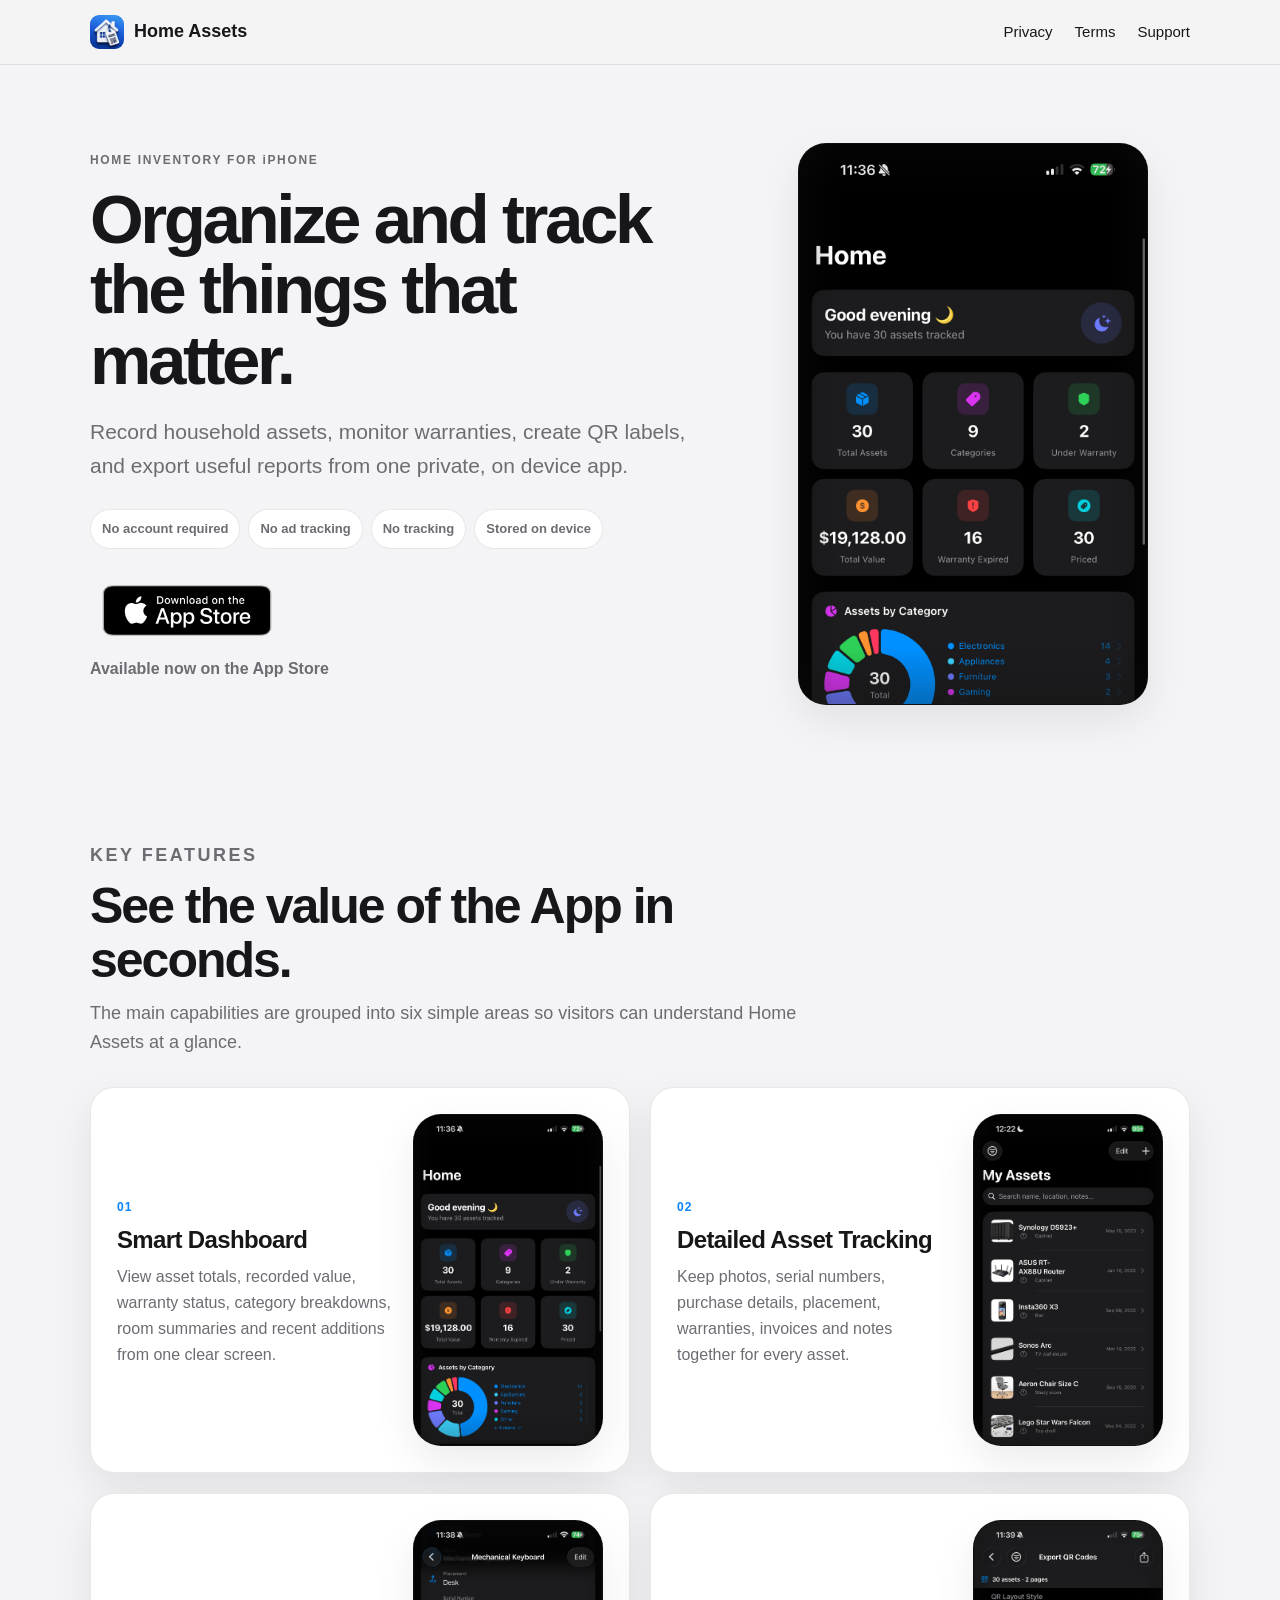
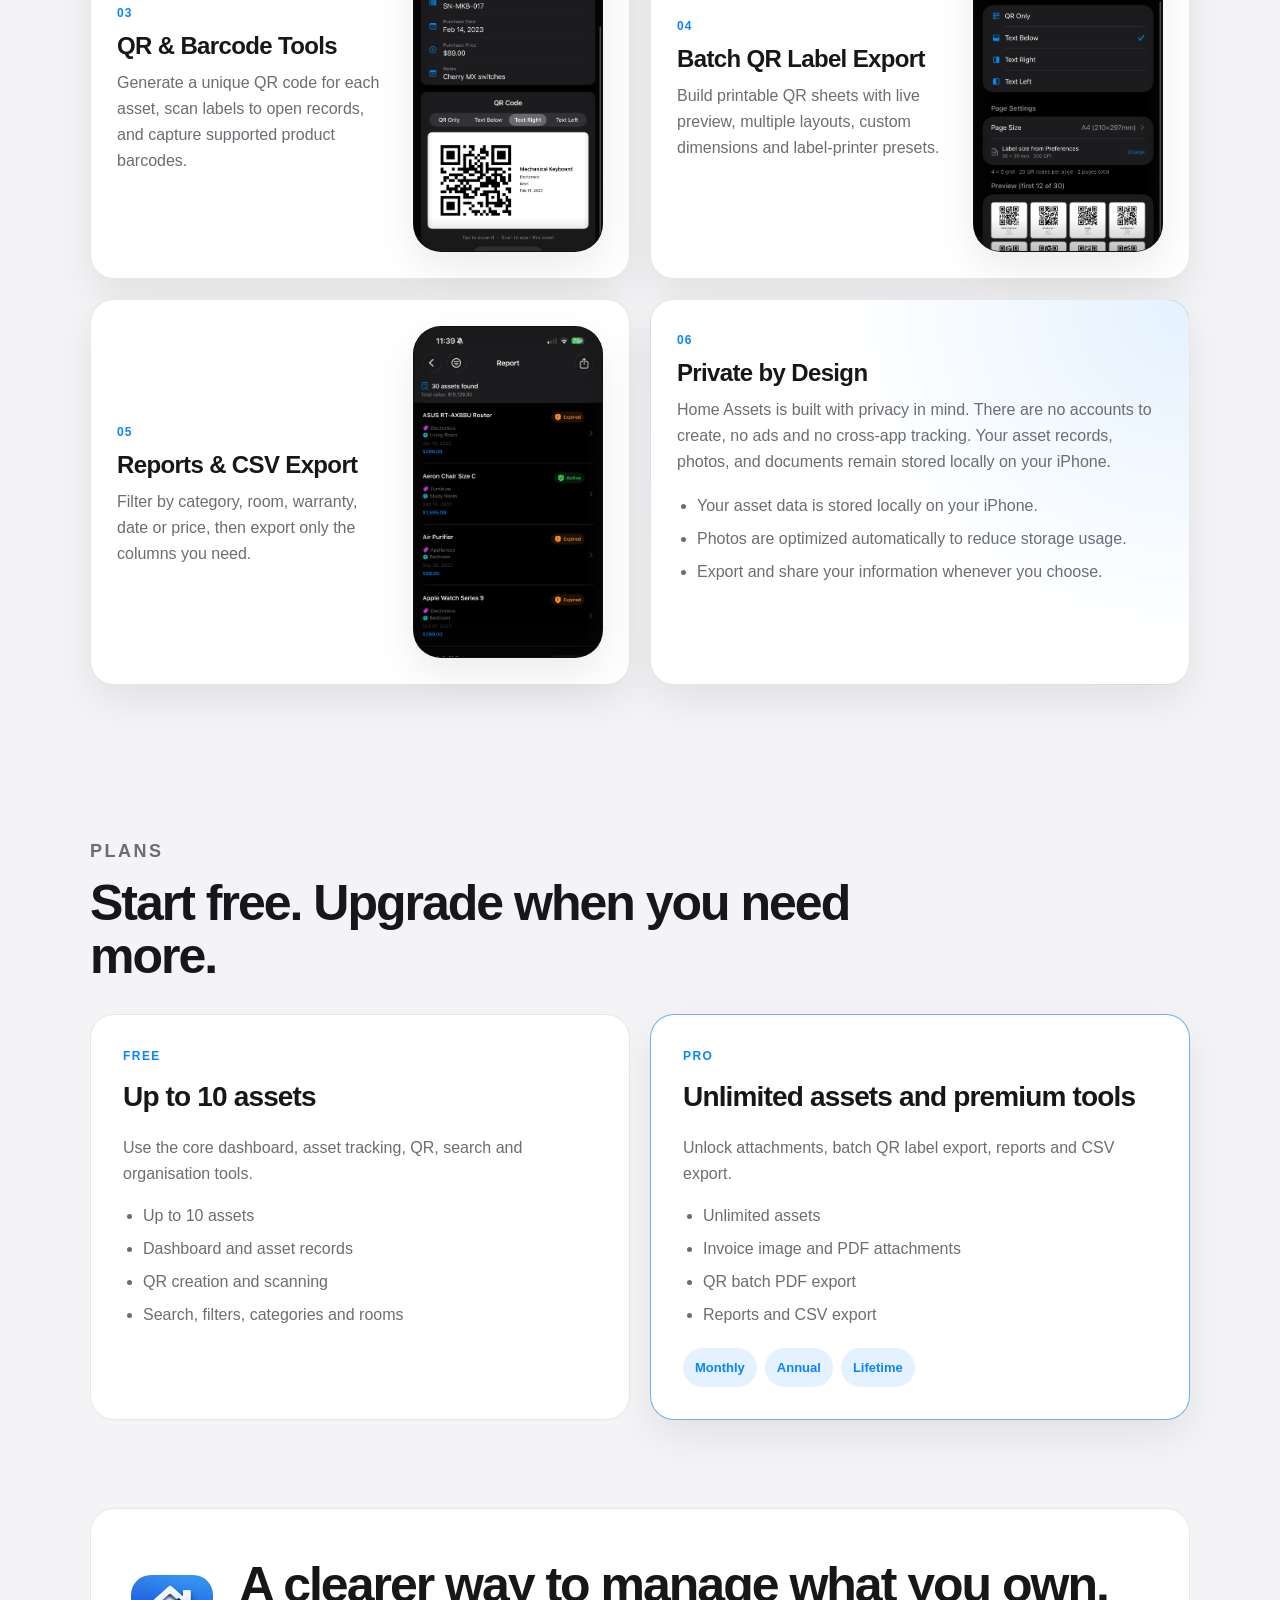
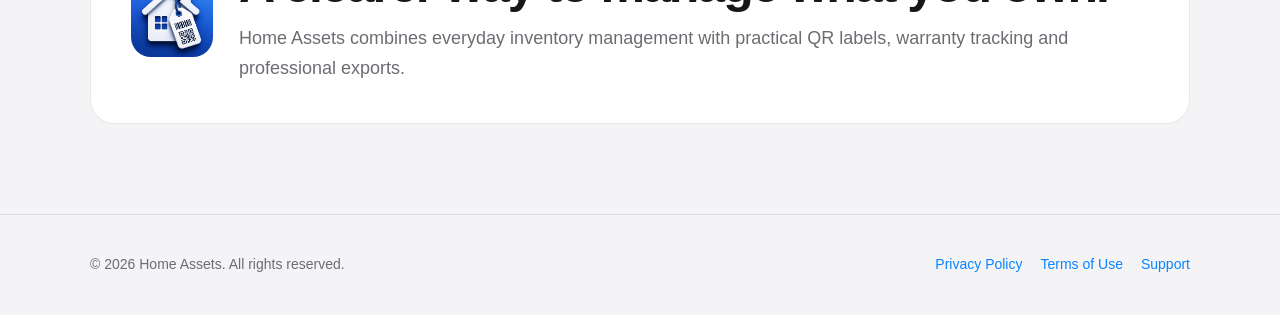
<file: index.html>
<!DOCTYPE html>
<html lang="en">
<head>
  <meta charset="UTF-8">
  <meta name="viewport" content="width=device-width, initial-scale=1.0">
  <meta name="description" content="Home Assets is a private, on device iPhone app for tracking household assets, warranties, QR labels and reports. Available now on the App Store.">
  <meta name="theme-color" content="#0b0b0c">
  <link rel="icon" type="image/png" href="assets/app-icon.png">
  <title>Home Assets — Home Inventory for iPhone</title>
  <link rel="stylesheet" href="style.css">
</head>
<body>
  <header>
    <nav class="container" aria-label="Main navigation">
      <a class="brand" href="index.html">
        <img src="assets/app-icon.png" alt="">
        <span>Home Assets</span>
      </a>
      <div class="nav-links">
        <a href="privacy.html">Privacy</a>
        <a href="terms.html">Terms</a>
        <a href="support.html">Support</a>
      </div>
    </nav>
  </header>

  <main>
    <section class="container hero">
      <div class="hero-copy">
        <p class="eyebrow">HOME INVENTORY FOR iPHONE</p>
        <h1>Organize and track the things that matter.</h1>
        <p class="intro">
          Record household assets, monitor warranties, create QR labels, and export useful reports
          from one private, on device app.
        </p>
        <div class="trust-row">
          <span>No account required</span>
          <span>No ad tracking</span>
          <span>No tracking</span>
          <span>Stored on device</span>
        </div>
        <div class="store-row">
          <a class="store-badge-link" href="https://apps.apple.com/us/app/home-assets-manager/id6795804696" aria-label="Download Home Assets Manager on the App Store">
            <img class="store-badge" src="assets/download-on-app-store.png" alt="Download on the App Store">
          </a>
          <p class="availability">Available now on the App Store</p>
        </div>
      </div>

      <div class="hero-preview screenshot-shell">
        <img src="assets/dashboard.png" alt="Home Assets dashboard">
      </div>
    </section>

    <section class="container section">
      <div class="section-heading">
        <p class="eyebrow">KEY FEATURES</p>
        <h2>See the value of the App in seconds.</h2>
        <p>
          The main capabilities are grouped into six simple areas so visitors can understand
          Home Assets at a glance.
        </p>
      </div>

      <div class="feature-grid">
        <article class="feature-card">
          <div class="feature-copy">
            <span class="feature-number">01</span>
            <h3>Smart Dashboard</h3>
            <p>
              View asset totals, recorded value, warranty status, category breakdowns,
              room summaries and recent additions from one clear screen.
            </p>
          </div>
          <div class="card-preview screenshot-shell">
            <img src="assets/dashboard.png" alt="Dashboard overview">
          </div>
        </article>

        <article class="feature-card">
          <div class="feature-copy">
            <span class="feature-number">02</span>
            <h3>Detailed Asset Tracking</h3>
            <p>
              Keep photos, serial numbers, purchase details, placement, warranties,
              invoices and notes together for every asset.
            </p>
          </div>
          <div class="card-preview screenshot-shell">
            <img src="assets/asset-list.png" alt="Asset list">
          </div>
        </article>

        <article class="feature-card">
          <div class="feature-copy">
            <span class="feature-number">03</span>
            <h3>QR & Barcode Tools</h3>
            <p>
              Generate a unique QR code for each asset, scan labels to open records,
              and capture supported product barcodes.
            </p>
          </div>
          <div class="card-preview screenshot-shell">
            <img src="assets/asset-qr.png" alt="QR code and asset details">
          </div>
        </article>

        <article class="feature-card">
          <div class="feature-copy">
            <span class="feature-number">04</span>
            <h3>Batch QR Label Export</h3>
            <p>
              Build printable QR sheets with live preview, multiple layouts,
              custom dimensions and label-printer presets.
            </p>
          </div>
          <div class="card-preview screenshot-shell">
            <img src="assets/qr-export.png" alt="QR export preview">
          </div>
        </article>

        <article class="feature-card">
          <div class="feature-copy">
            <span class="feature-number">05</span>
            <h3>Reports & CSV Export</h3>
            <p>
              Filter by category, room, warranty, date or price, then export
              only the columns you need.
            </p>
          </div>
          <div class="card-preview screenshot-shell">
            <img src="assets/reports.png" alt="Asset report">
          </div>
        </article>

        <article class="feature-card privacy-card">
          <div class="feature-copy">
            <span class="feature-number">06</span>
            <h3>Private by Design</h3>
            <p>
              Home Assets is built with privacy in mind. There are no accounts to create,
              no ads and no cross-app tracking. Your asset records, photos, and
              documents remain stored locally on your iPhone.
            </p>
            <ul>
              <li>Your asset data is stored locally on your iPhone.</li>
              <li>Photos are optimized automatically to reduce storage usage.</li>
              <li>Export and share your information whenever you choose.</li>
            </ul>
          </div>
        </article>
      </div>
    </section>

    <section class="container section plans-section">
      <div class="section-heading">
        <p class="eyebrow">PLANS</p>
        <h2>Start free. Upgrade when you need more.</h2>
      </div>

      <div class="plans">
        <article class="plan-card">
          <p class="plan-label">FREE</p>
          <h3>Up to 10 assets</h3>
          <p>Use the core dashboard, asset tracking, QR, search and organisation tools.</p>
          <ul>
            <li>Up to 10 assets</li>
            <li>Dashboard and asset records</li>
            <li>QR creation and scanning</li>
            <li>Search, filters, categories and rooms</li>
          </ul>
        </article>

        <article class="plan-card featured">
          <p class="plan-label">PRO</p>
          <h3>Unlimited assets and premium tools</h3>
          <p>Unlock attachments, batch QR label export, reports and CSV export.</p>
          <ul>
            <li>Unlimited assets</li>
            <li>Invoice image and PDF attachments</li>
            <li>QR batch PDF export</li>
            <li>Reports and CSV export</li>
          </ul>
          <div class="purchase-options">
            <span>Monthly</span>
            <span>Annual</span>
            <span>Lifetime</span>
          </div>
        </article>
      </div>
    </section>

    <section class="container closing">
      <img src="assets/app-icon.png" alt="Home Assets app icon">
      <div>
        <h2>A clearer way to manage what you own.</h2>
        <p>
          Home Assets combines everyday inventory management with practical QR labels,
          warranty tracking and professional exports.
        </p>
      </div>
    </section>
  </main>

  <footer>
    <div class="container footer-content">
      <p>© 2026 Home Assets. All rights reserved.</p>
      <div class="footer-links">
        <a href="privacy.html">Privacy Policy</a>
        <a href="terms.html">Terms of Use</a>
        <a href="support.html">Support</a>
      </div>
    </div>
  </footer>
</body>
</html>
</file>
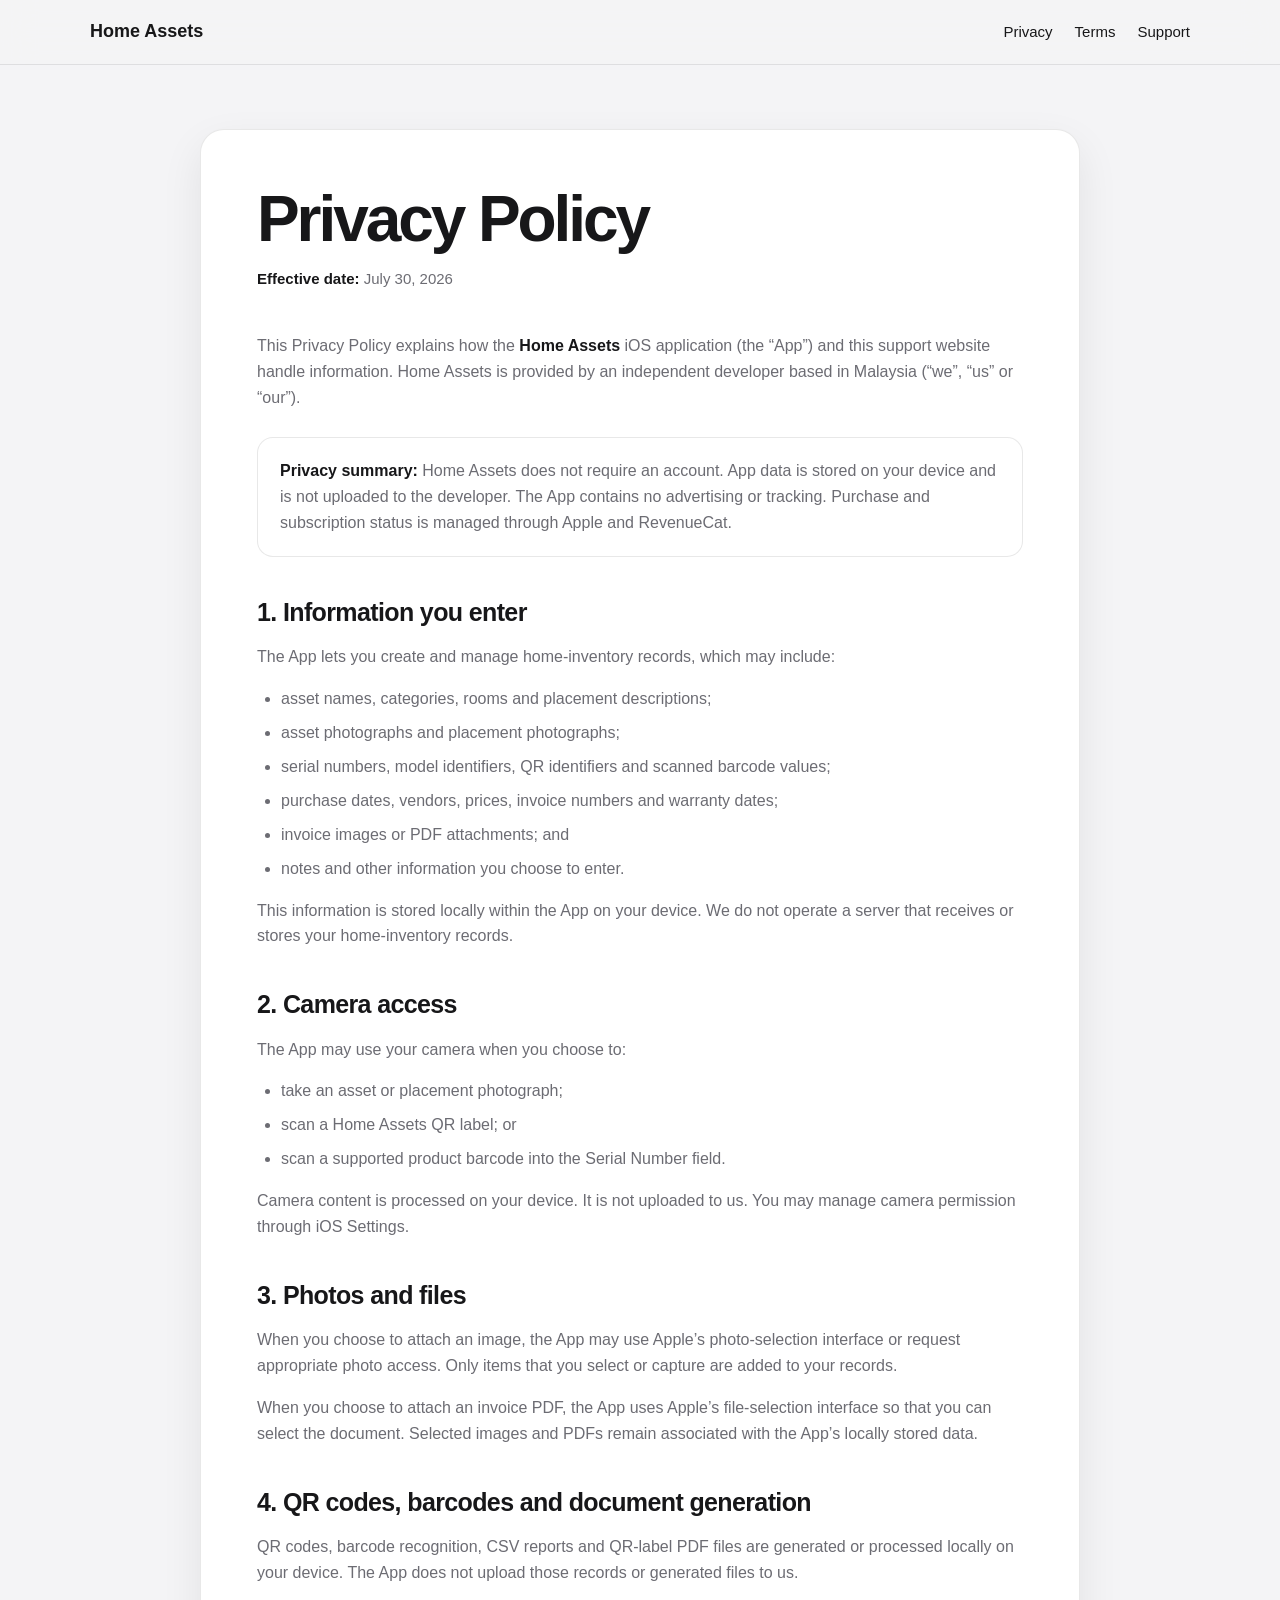
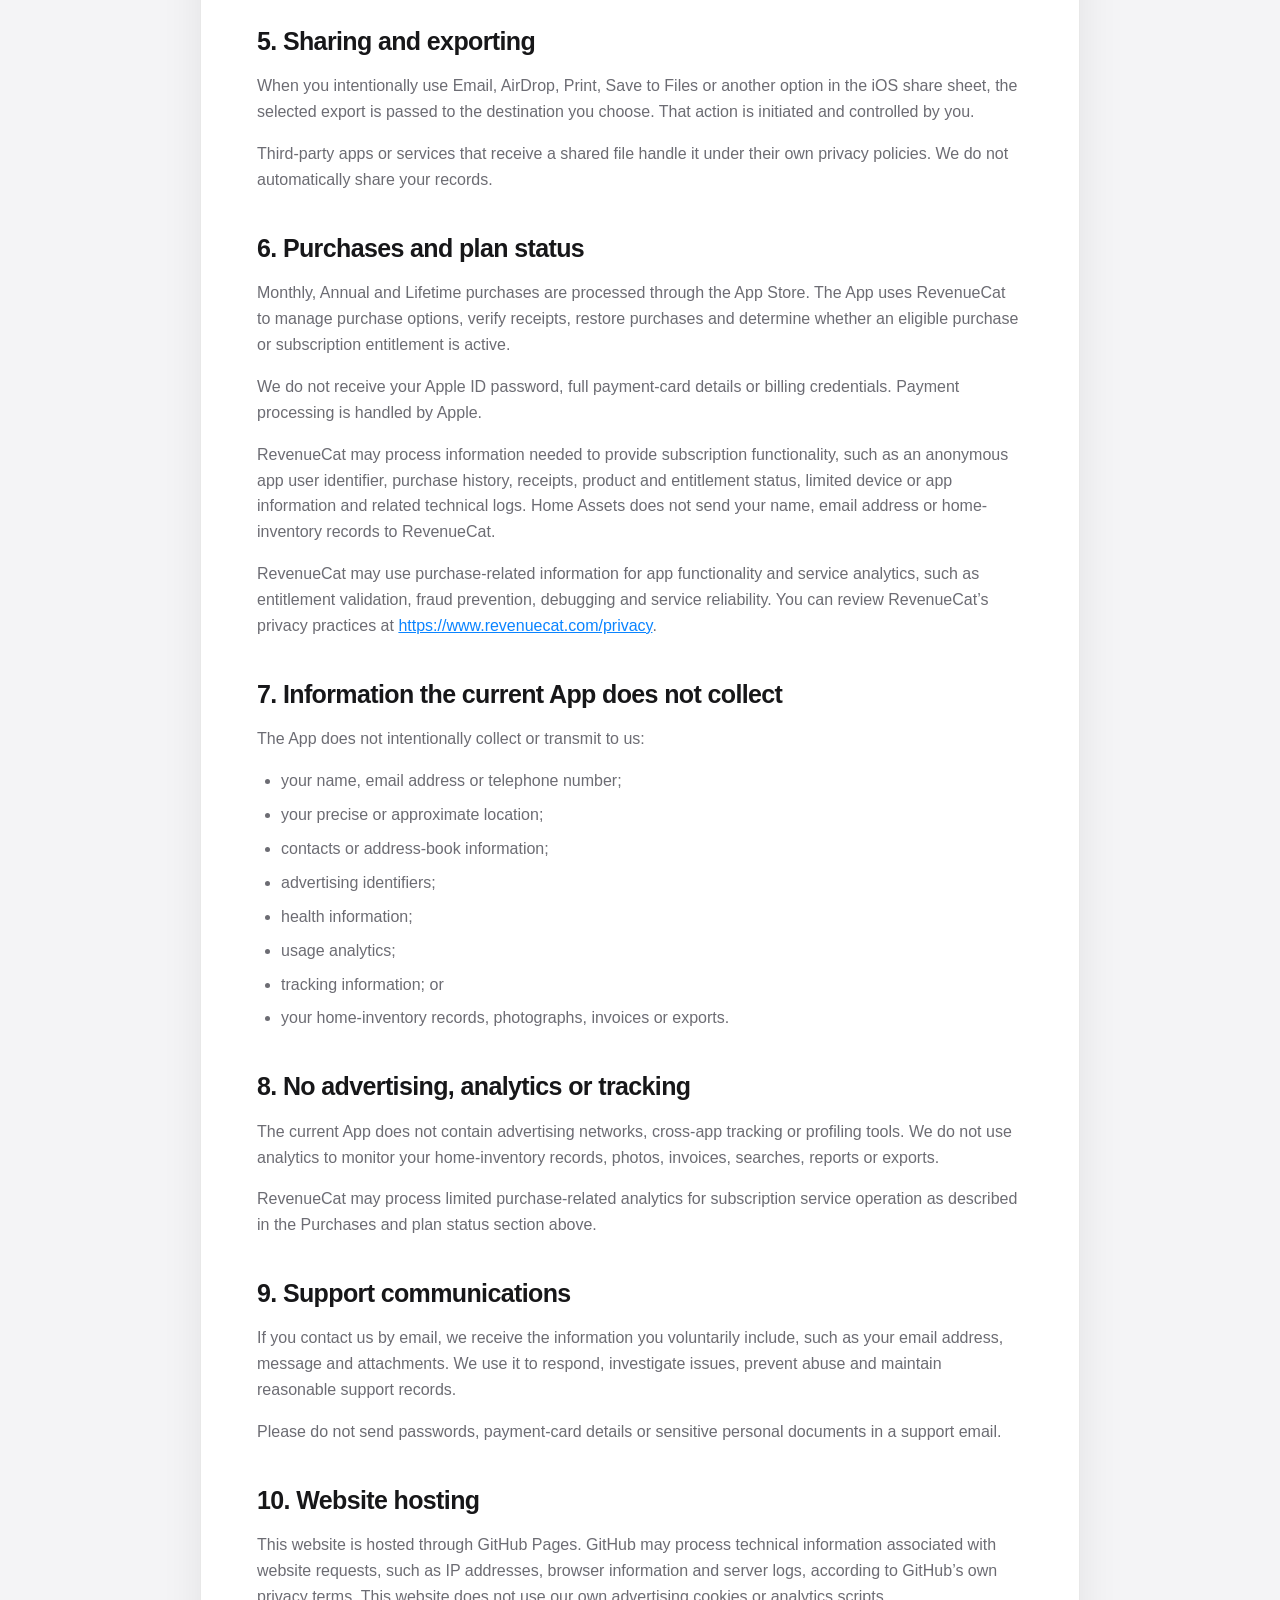
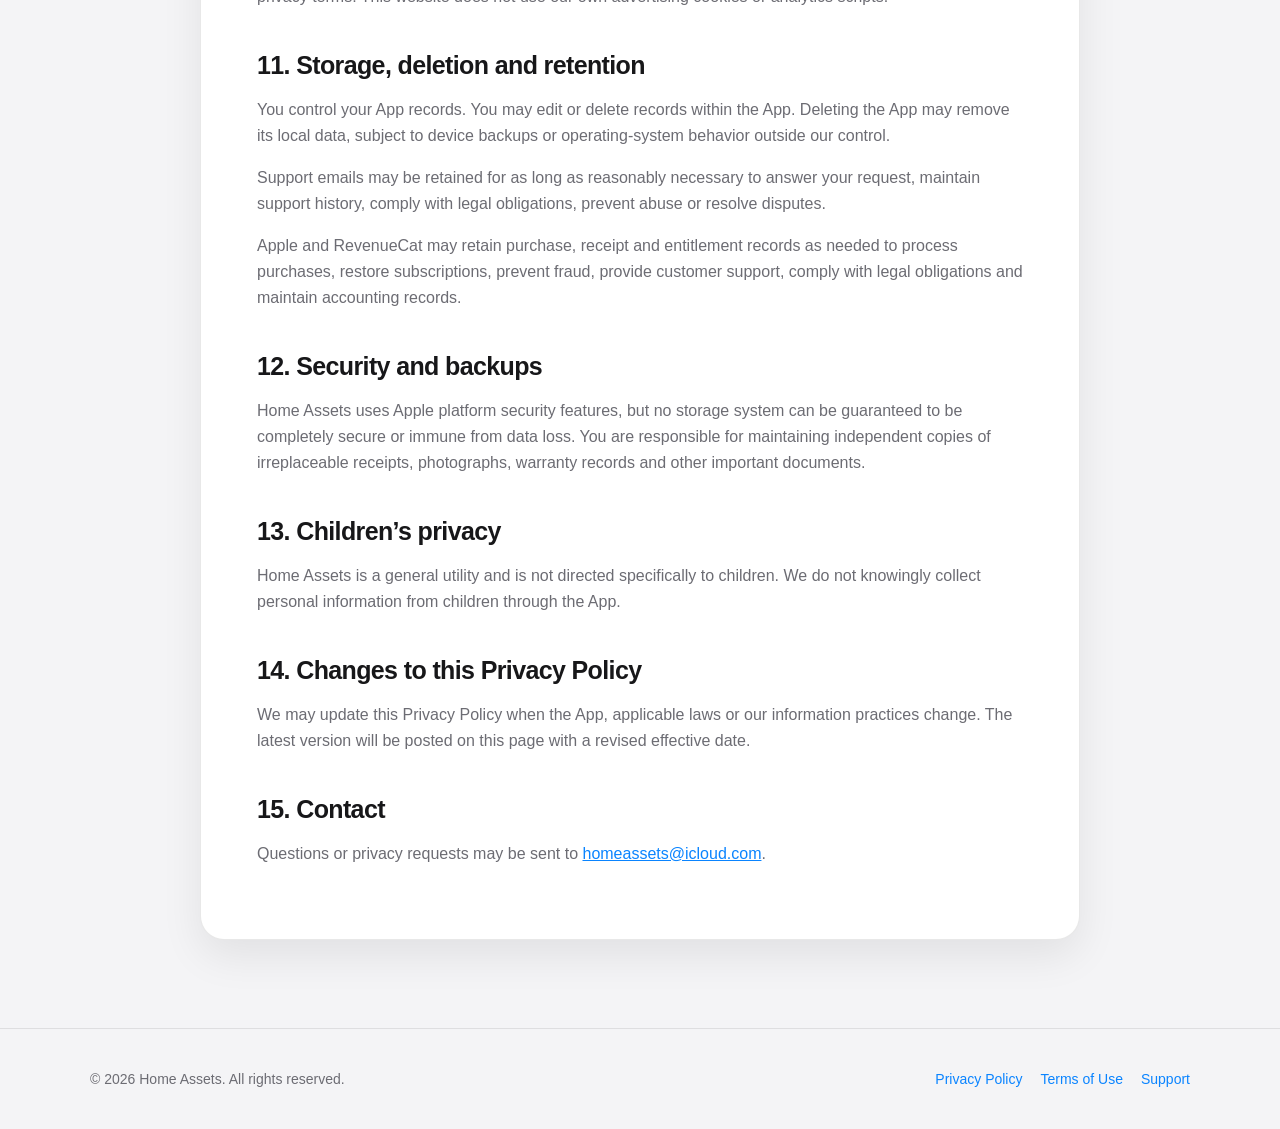
<file: privacy.html>
<!DOCTYPE html>
<html lang="en">
<head>
  <meta charset="UTF-8">
  <meta name="viewport" content="width=device-width, initial-scale=1.0">
  <meta name="description" content="Privacy Policy for the Home Assets iOS application.">
  <meta name="theme-color" content="#000000">
  <title>Privacy Policy — Home Assets</title>
  <link rel="stylesheet" href="style.css">
</head>
<body>
<header>
  <nav class="container" aria-label="Main navigation">
    <a class="brand" href="index.html">Home Assets</a>
    <div class="nav-links">
      <a href="privacy.html" aria-current="page">Privacy</a>
      <a href="terms.html">Terms</a>
      <a href="support.html">Support</a>
    </div>
  </nav>
</header>
<main class="container page-wrap">
  <article class="legal-page">
    <h1>Privacy Policy</h1>
    <p class="updated"><strong>Effective date:</strong> July 30, 2026</p>

    <p>
      This Privacy Policy explains how the <strong>Home Assets</strong> iOS application
      (the “App”) and this support website handle information. Home Assets is provided by
      an independent developer based in Malaysia (“we”, “us” or “our”).
    </p>

    <div class="notice">
      <strong>Privacy summary:</strong> Home Assets does not require an account. App data
      is stored on your device and is not uploaded to the developer. The App contains no
      advertising or tracking. Purchase and subscription status is managed through Apple
      and RevenueCat.
    </div>

    <h2>1. Information you enter</h2>
    <p>The App lets you create and manage home-inventory records, which may include:</p>
    <ul>
      <li>asset names, categories, rooms and placement descriptions;</li>
      <li>asset photographs and placement photographs;</li>
      <li>serial numbers, model identifiers, QR identifiers and scanned barcode values;</li>
      <li>purchase dates, vendors, prices, invoice numbers and warranty dates;</li>
      <li>invoice images or PDF attachments; and</li>
      <li>notes and other information you choose to enter.</li>
    </ul>
    <p>
      This information is stored locally within the App on your device. We do not operate
      a server that receives or stores your home-inventory records.
    </p>

    <h2>2. Camera access</h2>
    <p>The App may use your camera when you choose to:</p>
    <ul>
      <li>take an asset or placement photograph;</li>
      <li>scan a Home Assets QR label; or</li>
      <li>scan a supported product barcode into the Serial Number field.</li>
    </ul>
    <p>
      Camera content is processed on your device. It is not uploaded to us. You may manage
      camera permission through iOS Settings.
    </p>

    <h2>3. Photos and files</h2>
    <p>
      When you choose to attach an image, the App may use Apple’s photo-selection interface
      or request appropriate photo access. Only items that you select or capture are added
      to your records.
    </p>
    <p>
      When you choose to attach an invoice PDF, the App uses Apple’s file-selection
      interface so that you can select the document. Selected images and PDFs remain
      associated with the App’s locally stored data.
    </p>

    <h2>4. QR codes, barcodes and document generation</h2>
    <p>
      QR codes, barcode recognition, CSV reports and QR-label PDF files are generated or
      processed locally on your device. The App does not upload those records or generated
      files to us.
    </p>

    <h2>5. Sharing and exporting</h2>
    <p>
      When you intentionally use Email, AirDrop, Print, Save to Files or another option in
      the iOS share sheet, the selected export is passed to the destination you choose.
      That action is initiated and controlled by you.
    </p>
    <p>
      Third-party apps or services that receive a shared file handle it under their own
      privacy policies. We do not automatically share your records.
    </p>

    <h2>6. Purchases and plan status</h2>
    <p>
      Monthly, Annual and Lifetime purchases are processed through the App Store. The App
      uses RevenueCat to manage purchase options, verify receipts, restore purchases and
      determine whether an eligible purchase or subscription entitlement is active.
    </p>
    <p>
      We do not receive your Apple ID password, full payment-card details or billing
      credentials. Payment processing is handled by Apple.
    </p>
    <p>
      RevenueCat may process information needed to provide subscription functionality,
      such as an anonymous app user identifier, purchase history, receipts, product and
      entitlement status, limited device or app information and related technical logs.
      Home Assets does not send your name, email address or home-inventory records to
      RevenueCat.
    </p>
    <p>
      RevenueCat may use purchase-related information for app functionality and service
      analytics, such as entitlement validation, fraud prevention, debugging and service
      reliability. You can review RevenueCat’s privacy practices at
      <a href="https://www.revenuecat.com/privacy">https://www.revenuecat.com/privacy</a>.
    </p>

    <h2>7. Information the current App does not collect</h2>
    <p>The App does not intentionally collect or transmit to us:</p>
    <ul>
      <li>your name, email address or telephone number;</li>
      <li>your precise or approximate location;</li>
      <li>contacts or address-book information;</li>
      <li>advertising identifiers;</li>
      <li>health information;</li>
      <li>usage analytics;</li>
      <li>tracking information; or</li>
      <li>your home-inventory records, photographs, invoices or exports.</li>
    </ul>

    <h2>8. No advertising, analytics or tracking</h2>
    <p>
      The current App does not contain advertising networks, cross-app tracking or
      profiling tools. We do not use analytics to monitor your home-inventory records,
      photos, invoices, searches, reports or exports.
    </p>
    <p>
      RevenueCat may process limited purchase-related analytics for subscription service
      operation as described in the Purchases and plan status section above.
    </p>

    <h2>9. Support communications</h2>
    <p>
      If you contact us by email, we receive the information you voluntarily include,
      such as your email address, message and attachments. We use it to respond, investigate
      issues, prevent abuse and maintain reasonable support records.
    </p>
    <p>
      Please do not send passwords, payment-card details or sensitive personal documents
      in a support email.
    </p>

    <h2>10. Website hosting</h2>
    <p>
      This website is hosted through GitHub Pages. GitHub may process technical information
      associated with website requests, such as IP addresses, browser information and
      server logs, according to GitHub’s own privacy terms. This website does not use our
      own advertising cookies or analytics scripts.
    </p>

    <h2>11. Storage, deletion and retention</h2>
    <p>
      You control your App records. You may edit or delete records within the App. Deleting
      the App may remove its local data, subject to device backups or operating-system
      behavior outside our control.
    </p>
    <p>
      Support emails may be retained for as long as reasonably necessary to answer your
      request, maintain support history, comply with legal obligations, prevent abuse or
      resolve disputes.
    </p>
    <p>
      Apple and RevenueCat may retain purchase, receipt and entitlement records as needed
      to process purchases, restore subscriptions, prevent fraud, provide customer support,
      comply with legal obligations and maintain accounting records.
    </p>

    <h2>12. Security and backups</h2>
    <p>
      Home Assets uses Apple platform security features, but no storage system can be
      guaranteed to be completely secure or immune from data loss. You are responsible
      for maintaining independent copies of irreplaceable receipts, photographs, warranty
      records and other important documents.
    </p>

    <h2>13. Children’s privacy</h2>
    <p>
      Home Assets is a general utility and is not directed specifically to children. We do
      not knowingly collect personal information from children through the App.
    </p>

    <h2>14. Changes to this Privacy Policy</h2>
    <p>
      We may update this Privacy Policy when the App, applicable laws or our information
      practices change. The latest version will be posted on this page with a revised
      effective date.
    </p>

    <h2>15. Contact</h2>
    <p>
      Questions or privacy requests may be sent to
      <a href="mailto:homeassets@icloud.com">homeassets@icloud.com</a>.
    </p>
  </article>
</main>
<footer>
  <div class="container footer-content">
    <p>© 2026 Home Assets. All rights reserved.</p>
    <div class="footer-links">
      <a href="privacy.html">Privacy Policy</a>
      <a href="terms.html">Terms of Use</a>
      <a href="support.html">Support</a>
    </div>
  </div>
</footer>
</body>
</html>
</file>
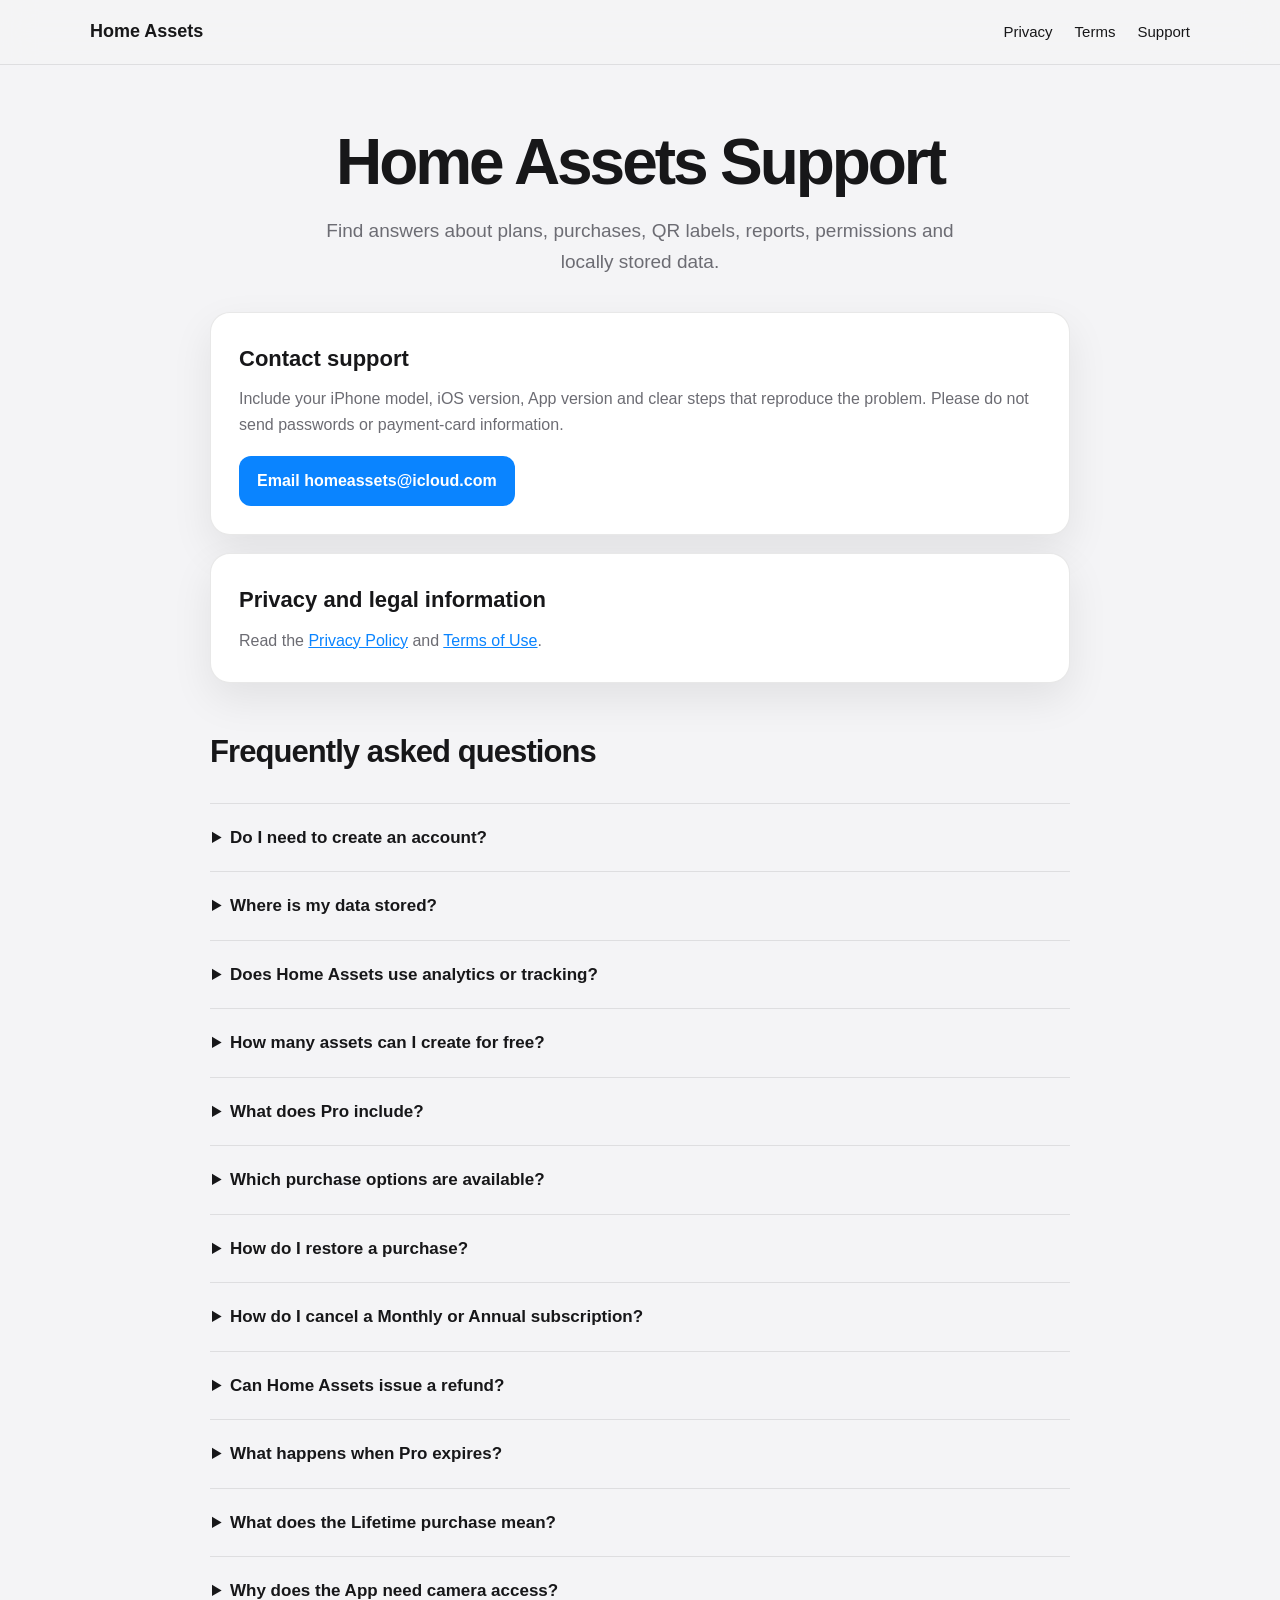
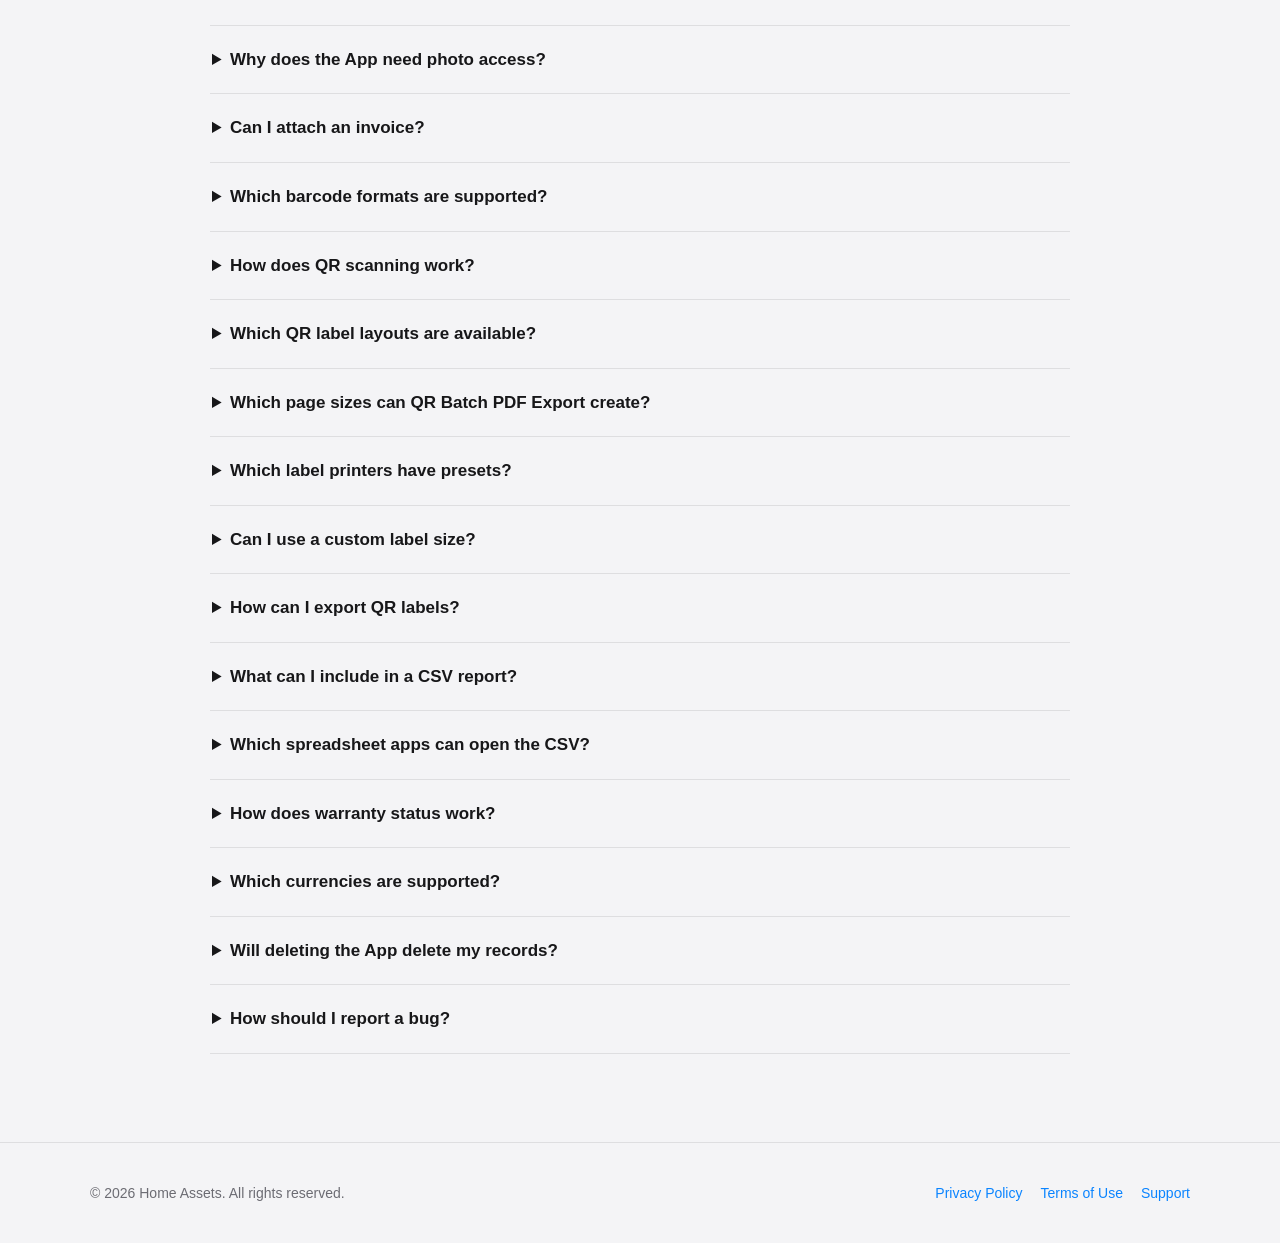
<file: support.html>
<!DOCTYPE html>
<html lang="en">
<head>
  <meta charset="UTF-8">
  <meta name="viewport" content="width=device-width, initial-scale=1.0">
  <meta name="description" content="Support and frequently asked questions for the Home Assets iOS application.">
  <meta name="theme-color" content="#000000">
  <title>Support — Home Assets</title>
  <link rel="stylesheet" href="style.css">
</head>
<body>
<header>
  <nav class="container" aria-label="Main navigation">
    <a class="brand" href="index.html">Home Assets</a>
    <div class="nav-links">
      <a href="privacy.html">Privacy</a>
      <a href="terms.html">Terms</a>
      <a href="support.html" aria-current="page">Support</a>
    </div>
  </nav>
</header>
<main class="container page-wrap">
  <section class="support-heading">
    <h1>Home Assets Support</h1>
    <p>
      Find answers about plans, purchases, QR labels, reports, permissions and
      locally stored data.
    </p>
  </section>

  <section class="support-grid">
    <article class="support-card">
      <h2>Contact support</h2>
      <p>
        Include your iPhone model, iOS version, App version and clear steps that reproduce
        the problem. Please do not send passwords or payment-card information.
      </p>
      <a class="email-button"
         href="mailto:homeassets@icloud.com?subject=Home%20Assets%20Support">
        Email homeassets@icloud.com
      </a>
    </article>

    <article class="support-card">
      <h2>Privacy and legal information</h2>
      <p>
        Read the <a href="privacy.html">Privacy Policy</a> and
        <a href="terms.html">Terms of Use</a>.
      </p>
    </article>
  </section>

  <section class="faq">
    <h2>Frequently asked questions</h2>

    <details>
      <summary>Do I need to create an account?</summary>
      <p>No. Home Assets does not require a username, password or separate account.</p>
    </details>

    <details>
      <summary>Where is my data stored?</summary>
      <p>
        Asset records, photos, placement photos and invoice attachments are stored locally
        on your device. They are not uploaded to the developer.
      </p>
    </details>

    <details>
      <summary>Does Home Assets use analytics or tracking?</summary>
      <p>
        The App contains no advertising or cross-app tracking. Home Assets does not use
        analytics to monitor your home-inventory records, photos, invoices, searches,
        reports or exports. RevenueCat may process limited purchase-related service
        analytics for subscription operation.
      </p>
    </details>

    <details>
      <summary>How many assets can I create for free?</summary>
      <p>The Free plan supports up to 10 assets and includes the core App features.</p>
    </details>

    <details>
      <summary>What does Pro include?</summary>
      <p>
        Pro includes unlimited assets, invoice image or PDF attachments, QR batch PDF export,
        reports and CSV export, together with any other premium features shown in the App.
      </p>
    </details>

    <details>
      <summary>Which purchase options are available?</summary>
      <p>
        Pro may be purchased Monthly, Annually or through a Lifetime one-time purchase.
        Current pricing, billing periods and any available offer details are shown in the
        App before you confirm a purchase.
      </p>
    </details>

    <details>
      <summary>How do I restore a purchase?</summary>
      <p>
        Open the App’s plan or settings screen and choose <strong>Restore Purchases</strong>.
        Use the same Apple ID that made the original eligible purchase.
      </p>
    </details>

    <details>
      <summary>How do I cancel a Monthly or Annual subscription?</summary>
      <p>
        Open iPhone Settings, tap your name, choose Subscriptions, select Home Assets and
        follow the displayed cancellation options.
      </p>
    </details>

    <details>
      <summary>Can Home Assets issue a refund?</summary>
      <p>
        Purchases and refund requests are handled by the App Store under its applicable
        policies. Home Assets does not directly process payment-card refunds.
      </p>
    </details>

    <details>
      <summary>What happens when Pro expires?</summary>
      <p>
        Your records are not intentionally deleted. If you have more than 10 assets, the
        App may prevent creation of additional assets until you renew or reduce the asset count.
      </p>
    </details>

    <details>
      <summary>What does the Lifetime purchase mean?</summary>
      <p>
        It is a one-time Pro purchase for the supported lifetime of the App. It does not
        guarantee that every feature or operating-system version will remain available forever.
      </p>
    </details>

    <details>
      <summary>Why does the App need camera access?</summary>
      <p>
        Camera access is used to take asset or placement photos, scan Home Assets QR labels
        and scan supported product barcodes.
      </p>
    </details>

    <details>
      <summary>Why does the App need photo access?</summary>
      <p>
        Photo access is used only when you choose an existing image for an asset or placement
        record.
      </p>
    </details>

    <details>
      <summary>Can I attach an invoice?</summary>
      <p>
        Pro users can attach an invoice image or PDF to an asset record and open it later
        through the asset detail view.
      </p>
    </details>

    <details>
      <summary>Which barcode formats are supported?</summary>
      <p>
        EAN-13, EAN-8, UPC-E, Code 39, Code 93, Code 128, PDF417, ITF-14,
        DataMatrix and QR are supported.
      </p>
    </details>

    <details>
      <summary>How does QR scanning work?</summary>
      <p>
        Each asset receives a unique QR code. Open the Scan tab and point the camera at a
        Home Assets QR label to open the matching asset.
      </p>
    </details>

    <details>
      <summary>Which QR label layouts are available?</summary>
      <p>
        QR Only, Text Below, Text Right and Text Left. These layouts can be used with the
        App's label-size presets, including thermal-label printer presets such as Niimbot,
        Dymo, Brother and Zebra.
      </p>
    </details>

    <details>
      <summary>Which page sizes can QR Batch PDF Export create?</summary>
      <p>A4, US Letter and A5 are supported, together with custom label dimensions.</p>
    </details>

    <details>
      <summary>Which label printers have presets?</summary>
      <p>
        Presets are included for thermal and label printers such as Niimbot, Dymo, Brother
        and Zebra, plus common generic label sizes. Choosing a preset fills in the label
        dimensions so the QR layout can be exported for that printer size.
      </p>
    </details>

    <details>
      <summary>Can I use a custom label size?</summary>
      <p>
        Yes. Pro users can enter dimensions in millimetres, inches or pixels and select
        a DPI from 72 to 300.
      </p>
    </details>

    <details>
      <summary>How can I export QR labels?</summary>
      <p>
        Generated PDF labels can be sent through Email, AirDrop, Save to Files, another
        share-sheet destination or Print.
      </p>
    </details>

    <details>
      <summary>What can I include in a CSV report?</summary>
      <p>
        You can filter the report and select exactly which fields to export from the
        available 13 column options.
      </p>
    </details>

    <details>
      <summary>Which spreadsheet apps can open the CSV?</summary>
      <p>
        CSV exports can be opened in apps such as Microsoft Excel, Apple Numbers or another
        compatible spreadsheet application.
      </p>
    </details>

    <details>
      <summary>How does warranty status work?</summary>
      <p>
        Warranty status is calculated from the dates entered in the asset record and shown
        as Active, Expired or No Warranty.
      </p>
    </details>

    <details>
      <summary>Which currencies are supported?</summary>
      <p>
        USD, EUR, GBP, JPY, CNY, SGD, MYR, AUD, CAD, HKD, KRW, INR, CHF, SEK,
        NOK, NZD, THB, IDR, PHP and TWD.
      </p>
    </details>

    <details>
      <summary>Will deleting the App delete my records?</summary>
      <p>
        It may. Because the records are stored locally, deleting the App may remove its
        data. Keep independent copies of irreplaceable invoices, photographs and warranty
        documents.
      </p>
    </details>

    <details>
      <summary>How should I report a bug?</summary>
      <p>
        Email <a href="mailto:homeassets@icloud.com">homeassets@icloud.com</a> with your
        iPhone model, iOS version, App version, expected result, actual result and the steps
        needed to reproduce the issue.
      </p>
    </details>
  </section>
</main>
<footer>
  <div class="container footer-content">
    <p>© 2026 Home Assets. All rights reserved.</p>
    <div class="footer-links">
      <a href="privacy.html">Privacy Policy</a>
      <a href="terms.html">Terms of Use</a>
      <a href="support.html">Support</a>
    </div>
  </div>
</footer>
</body>
</html>
</file>
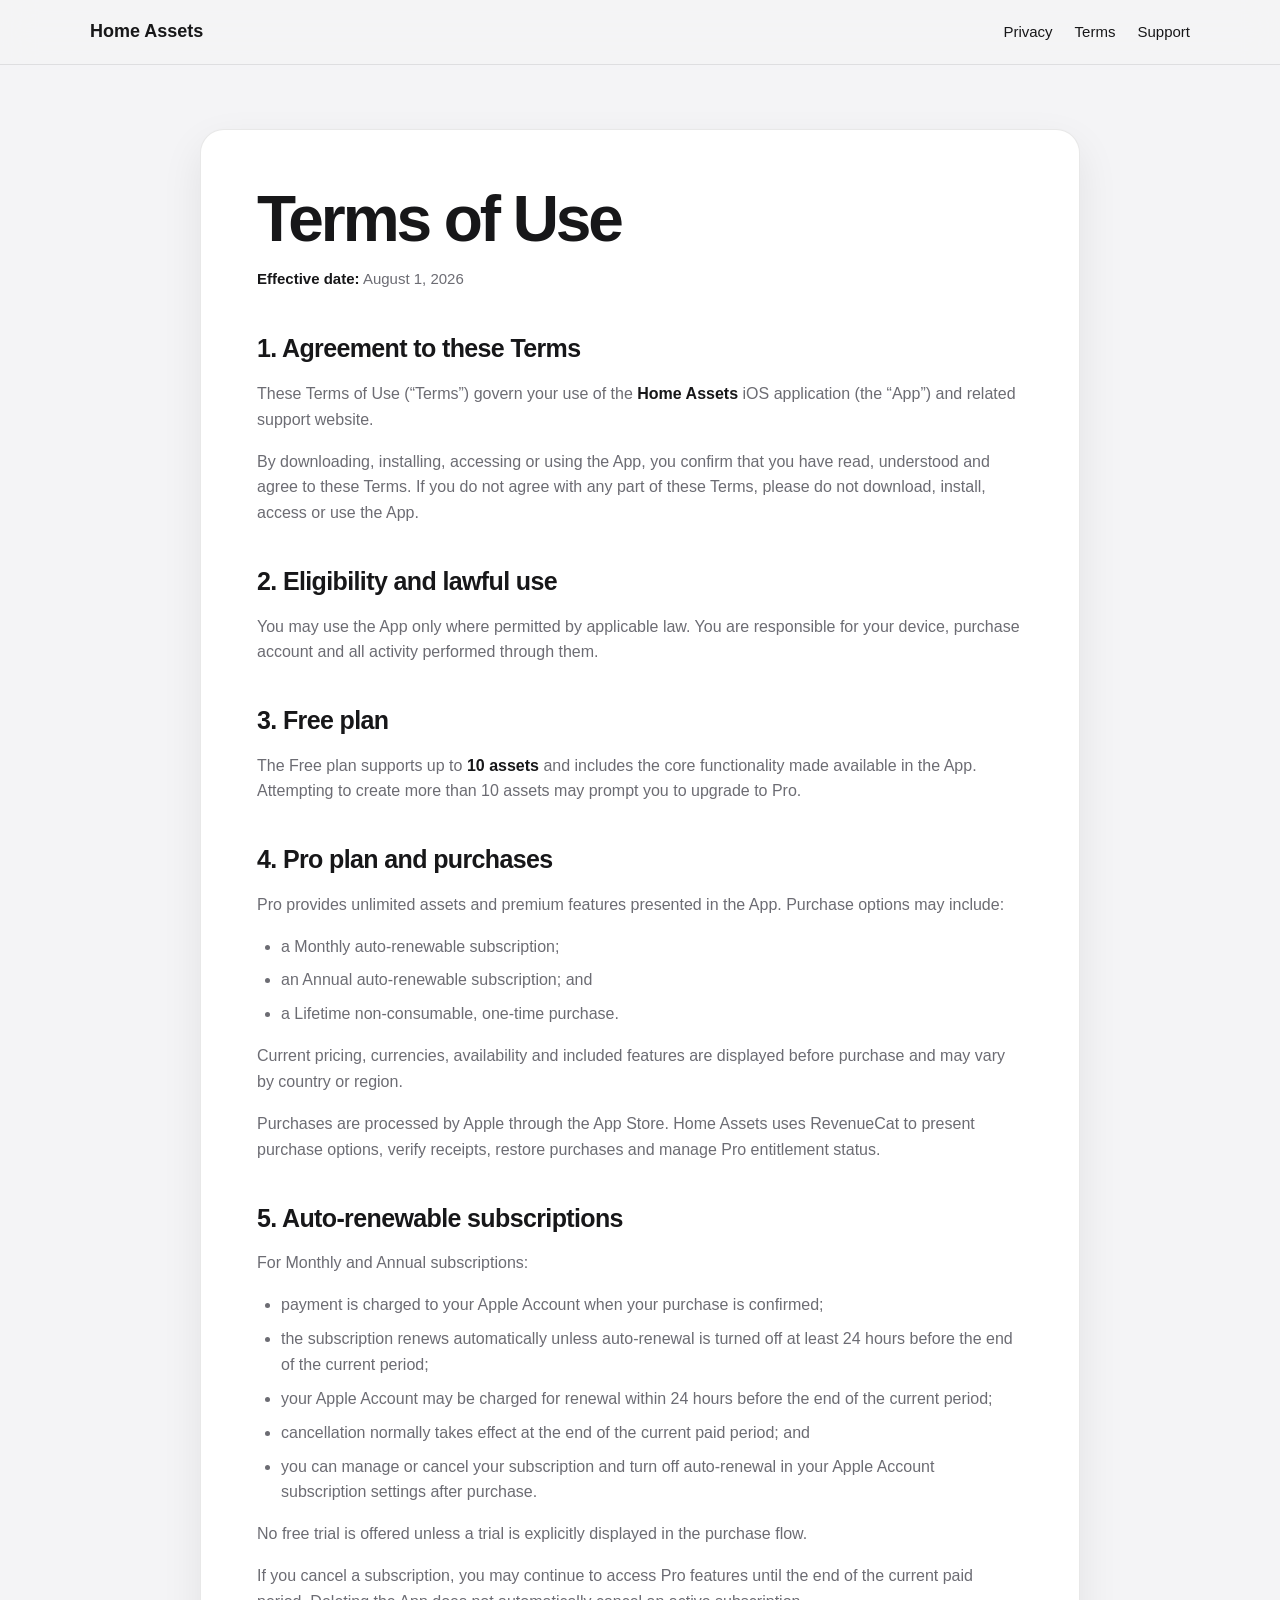
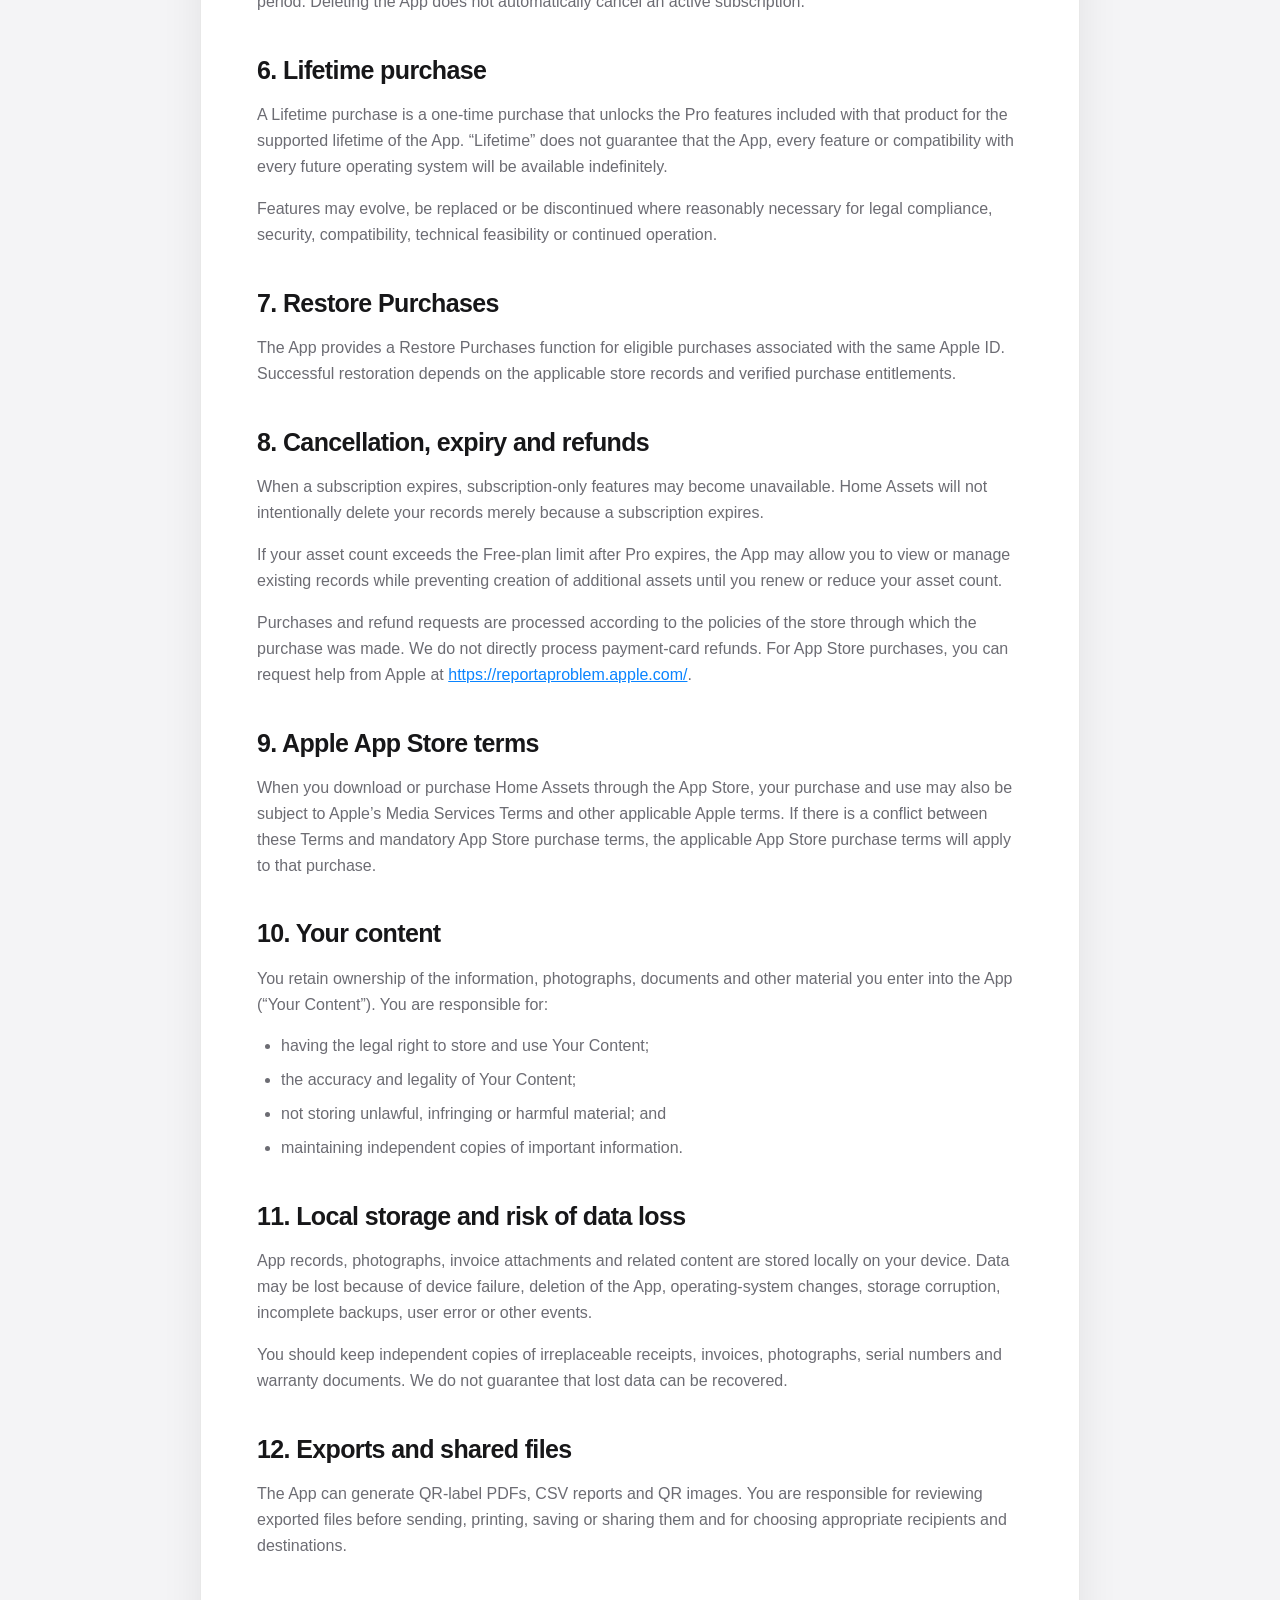
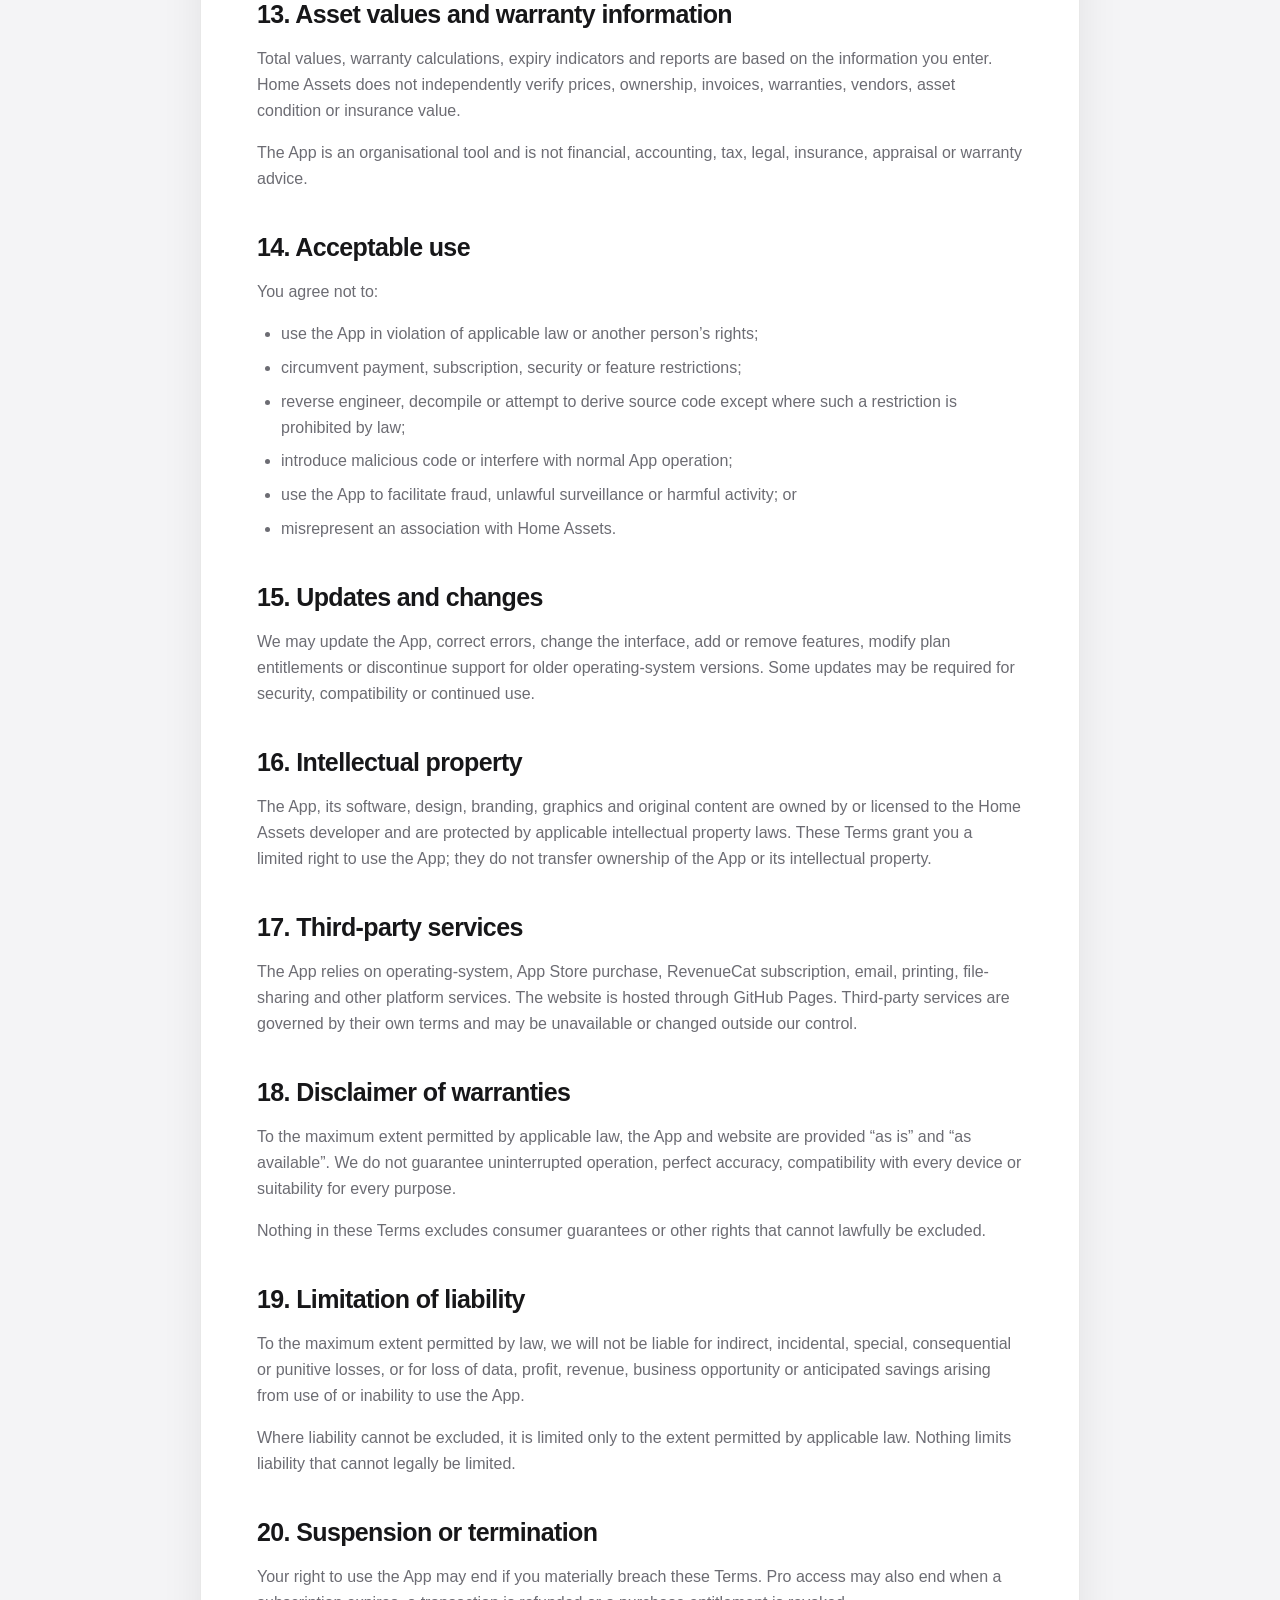
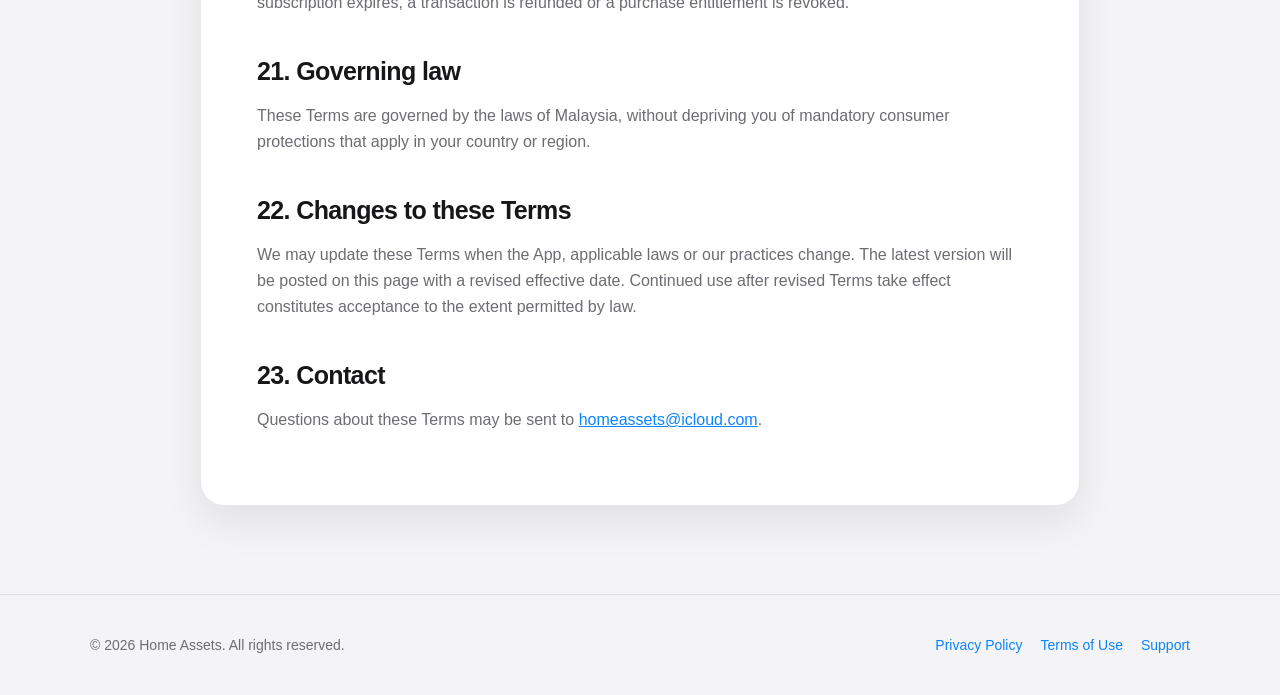
<file: terms.html>
<!DOCTYPE html>
<html lang="en">
<head>
  <meta charset="UTF-8">
  <meta name="viewport" content="width=device-width, initial-scale=1.0">
  <meta name="description" content="Terms of Use for the Home Assets iOS application.">
  <meta name="theme-color" content="#000000">
  <title>Terms of Use — Home Assets</title>
  <link rel="stylesheet" href="style.css">
</head>
<body>
<header>
  <nav class="container" aria-label="Main navigation">
    <a class="brand" href="index.html">Home Assets</a>
    <div class="nav-links">
      <a href="privacy.html">Privacy</a>
      <a href="terms.html" aria-current="page">Terms</a>
      <a href="support.html">Support</a>
    </div>
  </nav>
</header>
<main class="container page-wrap">
  <article class="legal-page">
    <h1>Terms of Use</h1>
    <p class="updated"><strong>Effective date:</strong> August 1, 2026</p>

    <h2>1. Agreement to these Terms</h2>
    <p>
      These Terms of Use (“Terms”) govern your use of the <strong>Home Assets</strong>
      iOS application (the “App”) and related support website.
    </p>
    <p>
      By downloading, installing, accessing or using the App, you confirm that you have
      read, understood and agree to these Terms. If you do not agree with any part of these
      Terms, please do not download, install, access or use the App.
    </p>

    <h2>2. Eligibility and lawful use</h2>
    <p>
      You may use the App only where permitted by applicable law. You are responsible for
      your device, purchase account and all activity performed through them.
    </p>

    <h2>3. Free plan</h2>
    <p>
      The Free plan supports up to <strong>10 assets</strong> and includes the core
      functionality made available in the App. Attempting to create more than 10 assets
      may prompt you to upgrade to Pro.
    </p>

    <h2>4. Pro plan and purchases</h2>
    <p>
      Pro provides unlimited assets and premium features presented in the App. Purchase
      options may include:
    </p>
    <ul>
      <li>a Monthly auto-renewable subscription;</li>
      <li>an Annual auto-renewable subscription; and</li>
      <li>a Lifetime non-consumable, one-time purchase.</li>
    </ul>
    <p>
      Current pricing, currencies, availability and included features are displayed before
      purchase and may vary by country or region.
    </p>
    <p>
      Purchases are processed by Apple through the App Store. Home Assets uses RevenueCat
      to present purchase options, verify receipts, restore purchases and manage Pro
      entitlement status.
    </p>

    <h2>5. Auto-renewable subscriptions</h2>
    <p>For Monthly and Annual subscriptions:</p>
    <ul>
      <li>payment is charged to your Apple Account when your purchase is confirmed;</li>
      <li>
        the subscription renews automatically unless auto-renewal is turned off at least
        24 hours before the end of the current period;
      </li>
      <li>
        your Apple Account may be charged for renewal within 24 hours before
        the end of the current period;
      </li>
      <li>
        cancellation normally takes effect at the end of the current paid period; and
      </li>
      <li>
        you can manage or cancel your subscription and turn off auto-renewal in your
        Apple Account subscription settings after purchase.
      </li>
    </ul>
    <p>
      No free trial is offered unless a trial is explicitly displayed in the purchase flow.
    </p>
    <p>
      If you cancel a subscription, you may continue to access Pro features until the end
      of the current paid period. Deleting the App does not automatically cancel an active
      subscription.
    </p>

    <h2>6. Lifetime purchase</h2>
    <p>
      A Lifetime purchase is a one-time purchase that unlocks the Pro features included
      with that product for the supported lifetime of the App. “Lifetime” does not guarantee
      that the App, every feature or compatibility with every future operating system will
      be available indefinitely.
    </p>
    <p>
      Features may evolve, be replaced or be discontinued where reasonably necessary for
      legal compliance, security, compatibility, technical feasibility or continued
      operation.
    </p>

    <h2>7. Restore Purchases</h2>
    <p>
      The App provides a Restore Purchases function for eligible purchases associated with
      the same Apple ID. Successful restoration depends on the applicable store records and
      verified purchase entitlements.
    </p>

    <h2>8. Cancellation, expiry and refunds</h2>
    <p>
      When a subscription expires, subscription-only features may become unavailable.
      Home Assets will not intentionally delete your records merely because a subscription
      expires.
    </p>
    <p>
      If your asset count exceeds the Free-plan limit after Pro expires, the App may allow
      you to view or manage existing records while preventing creation of additional assets
      until you renew or reduce your asset count.
    </p>
    <p>
      Purchases and refund requests are processed according to the policies of the store
      through which the purchase was made. We do not directly process payment-card refunds.
      For App Store purchases, you can request help from Apple at
      <a href="https://reportaproblem.apple.com/">https://reportaproblem.apple.com/</a>.
    </p>

    <h2>9. Apple App Store terms</h2>
    <p>
      When you download or purchase Home Assets through the App Store, your purchase and
      use may also be subject to Apple’s Media Services Terms and other applicable Apple
      terms. If there is a conflict between these Terms and mandatory App Store purchase
      terms, the applicable App Store purchase terms will apply to that purchase.
    </p>

    <h2>10. Your content</h2>
    <p>
      You retain ownership of the information, photographs, documents and other material
      you enter into the App (“Your Content”). You are responsible for:
    </p>
    <ul>
      <li>having the legal right to store and use Your Content;</li>
      <li>the accuracy and legality of Your Content;</li>
      <li>not storing unlawful, infringing or harmful material; and</li>
      <li>maintaining independent copies of important information.</li>
    </ul>

    <h2>11. Local storage and risk of data loss</h2>
    <p>
      App records, photographs, invoice attachments and related content are stored locally
      on your device. Data may be lost because of device failure, deletion of the App,
      operating-system changes, storage corruption, incomplete backups, user error or other
      events.
    </p>
    <p>
      You should keep independent copies of irreplaceable receipts, invoices, photographs,
      serial numbers and warranty documents. We do not guarantee that lost data can be
      recovered.
    </p>

    <h2>12. Exports and shared files</h2>
    <p>
      The App can generate QR-label PDFs, CSV reports and QR images. You are responsible
      for reviewing exported files before sending, printing, saving or sharing them and
      for choosing appropriate recipients and destinations.
    </p>

    <h2>13. Asset values and warranty information</h2>
    <p>
      Total values, warranty calculations, expiry indicators and reports are based on the
      information you enter. Home Assets does not independently verify prices, ownership,
      invoices, warranties, vendors, asset condition or insurance value.
    </p>
    <p>
      The App is an organisational tool and is not financial, accounting, tax, legal,
      insurance, appraisal or warranty advice.
    </p>

    <h2>14. Acceptable use</h2>
    <p>You agree not to:</p>
    <ul>
      <li>use the App in violation of applicable law or another person’s rights;</li>
      <li>circumvent payment, subscription, security or feature restrictions;</li>
      <li>
        reverse engineer, decompile or attempt to derive source code except where such a
        restriction is prohibited by law;
      </li>
      <li>introduce malicious code or interfere with normal App operation;</li>
      <li>use the App to facilitate fraud, unlawful surveillance or harmful activity; or</li>
      <li>misrepresent an association with Home Assets.</li>
    </ul>

    <h2>15. Updates and changes</h2>
    <p>
      We may update the App, correct errors, change the interface, add or remove features,
      modify plan entitlements or discontinue support for older operating-system versions.
      Some updates may be required for security, compatibility or continued use.
    </p>

    <h2>16. Intellectual property</h2>
    <p>
      The App, its software, design, branding, graphics and original content are owned by
      or licensed to the Home Assets developer and are protected by applicable intellectual
      property laws. These Terms grant you a limited right to use the App; they do not
      transfer ownership of the App or its intellectual property.
    </p>

    <h2>17. Third-party services</h2>
    <p>
      The App relies on operating-system, App Store purchase, RevenueCat subscription,
      email, printing, file-sharing and other platform services. The website is hosted
      through GitHub Pages. Third-party services are governed by their own terms and may
      be unavailable or changed outside our control.
    </p>

    <h2>18. Disclaimer of warranties</h2>
    <p>
      To the maximum extent permitted by applicable law, the App and website are provided
      “as is” and “as available”. We do not guarantee uninterrupted operation, perfect
      accuracy, compatibility with every device or suitability for every purpose.
    </p>
    <p>
      Nothing in these Terms excludes consumer guarantees or other rights that cannot
      lawfully be excluded.
    </p>

    <h2>19. Limitation of liability</h2>
    <p>
      To the maximum extent permitted by law, we will not be liable for indirect,
      incidental, special, consequential or punitive losses, or for loss of data, profit,
      revenue, business opportunity or anticipated savings arising from use of or inability
      to use the App.
    </p>
    <p>
      Where liability cannot be excluded, it is limited only to the extent permitted by
      applicable law. Nothing limits liability that cannot legally be limited.
    </p>

    <h2>20. Suspension or termination</h2>
    <p>
      Your right to use the App may end if you materially breach these Terms. Pro access
      may also end when a subscription expires, a transaction is refunded or a purchase
      entitlement is revoked.
    </p>

    <h2>21. Governing law</h2>
    <p>
      These Terms are governed by the laws of Malaysia, without depriving you of mandatory
      consumer protections that apply in your country or region.
    </p>

    <h2>22. Changes to these Terms</h2>
    <p>
      We may update these Terms when the App, applicable laws or our practices change. The
      latest version will be posted on this page with a revised effective date. Continued
      use after revised Terms take effect constitutes acceptance to the extent permitted
      by law.
    </p>

    <h2>23. Contact</h2>
    <p>
      Questions about these Terms may be sent to
      <a href="mailto:homeassets@icloud.com">homeassets@icloud.com</a>.
    </p>
  </article>
</main>
<footer>
  <div class="container footer-content">
    <p>© 2026 Home Assets. All rights reserved.</p>
    <div class="footer-links">
      <a href="privacy.html">Privacy Policy</a>
      <a href="terms.html">Terms of Use</a>
      <a href="support.html">Support</a>
    </div>
  </div>
</footer>
</body>
</html>
</file>
<file: style.css>
:root {
  color-scheme: light dark;
  --bg: #f4f4f6;
  --surface: #ffffff;
  --text: #171719;
  --muted: #6c6c73;
  --border: rgba(0, 0, 0, 0.09);
  --accent: #0a84ff;
  --accent-soft: rgba(10, 132, 255, 0.11);
  --shadow: 0 16px 42px rgba(0, 0, 0, 0.08);
  --radius: 24px;
}

* { box-sizing: border-box; }

html { scroll-behavior: smooth; }

body {
  margin: 0;
  font-family: -apple-system, BlinkMacSystemFont, "Segoe UI", Helvetica, Arial, sans-serif;
  background: var(--bg);
  color: var(--text);
  line-height: 1.62;
  -webkit-font-smoothing: antialiased;
}

img { display: block; max-width: 100%; }

a { color: var(--accent); }

.container {
  width: min(100% - 40px, 1100px);
  margin-inline: auto;
}

header {
  position: sticky;
  top: 0;
  z-index: 100;
  border-bottom: 1px solid var(--border);
  background: color-mix(in srgb, var(--bg) 90%, transparent);
  backdrop-filter: blur(16px);
  -webkit-backdrop-filter: blur(16px);
}

nav {
  min-height: 64px;
  display: flex;
  align-items: center;
  justify-content: space-between;
  gap: 24px;
}

.brand {
  display: inline-flex;
  align-items: center;
  gap: 10px;
  color: var(--text);
  font-size: 18px;
  font-weight: 760;
  text-decoration: none;
}

.brand img {
  width: 34px;
  height: 34px;
  border-radius: 9px;
}

.nav-links {
  display: flex;
  gap: 22px;
}

.nav-links a {
  color: var(--text);
  font-size: 15px;
  text-decoration: none;
}

.nav-links a:hover { color: var(--accent); }

.hero {
  padding: 78px 0 66px;
  display: grid;
  grid-template-columns: minmax(0, 1.05fr) minmax(300px, 0.75fr);
  gap: 56px;
  align-items: center;
}

.hero-copy { max-width: 620px; }

.eyebrow {
  margin: 0;
  color: var(--muted);
  font-size: 12px;
  font-weight: 790;
  letter-spacing: 0.14em;
}

h1 {
  margin: 14px 0 20px;
  font-size: clamp(46px, 5.4vw, 70px);
  line-height: 1.02;
  letter-spacing: -0.05em;
}

.intro {
  margin: 0;
  color: var(--muted);
  font-size: clamp(18px, 1.8vw, 21px);
}

.trust-row {
  display: flex;
  flex-wrap: wrap;
  gap: 8px;
  margin-top: 26px;
}

.trust-row span,
.purchase-options span {
  padding: 8px 11px;
  border: 1px solid var(--border);
  border-radius: 999px;
  background: var(--surface);
  color: var(--muted);
  font-size: 13px;
  font-weight: 680;
}

.availability {
  margin-top: 24px;
  font-weight: 720;
}

.store-row {
  display: flex;
  flex-direction: column;
  align-items: flex-start;
  gap: 8px;
  margin-top: 24px;
}

.store-row .availability {
  margin-top: 0;
  color: var(--muted);
}

.store-badge-link {
  display: inline-flex;
  align-items: center;
  justify-content: center;
  width: 194px;
  max-width: min(100%, 194px);
  text-decoration: none;
}

.store-badge-link:hover {
  opacity: 0.86;
}

.store-badge {
  display: block;
  width: 100%;
  height: auto;
}

.screenshot-shell {
  position: relative;
  overflow: hidden;
  border: 1px solid var(--border);
  border-radius: 28px;
  background: #111;
  box-shadow: var(--shadow);
}

/* Soft transparent edge fade around screenshots */
.screenshot-shell::after {
  content: "";
  position: absolute;
  inset: 0;
  pointer-events: none;
  border-radius: inherit;
  background:
    linear-gradient(to right, rgba(17,17,17,.28), transparent 10%, transparent 90%, rgba(17,17,17,.28)),
    linear-gradient(to bottom, rgba(17,17,17,.22), transparent 8%, transparent 90%, rgba(17,17,17,.28));
}

.hero-preview {
  width: min(100%, 350px);
  justify-self: center;
}

.hero-preview img {
  width: 100%;
  height: 560px;
  object-fit: cover;
  object-position: top;
}

.section { padding: 70px 0; }

.section-heading {
  max-width: 760px;
  margin-bottom: 30px;
}

.section-heading h2,
.closing h2 {
  margin: 10px 0 12px;
  font-size: clamp(34px, 4.2vw, 50px);
  line-height: 1.07;
  letter-spacing: -0.04em;
}

.section-heading p,
.closing p {
  margin: 0;
  color: var(--muted);
  font-size: 18px;
}

.feature-grid {
  display: grid;
  grid-template-columns: repeat(2, minmax(0, 1fr));
  gap: 20px;
}

.feature-card {
  min-width: 0;
  padding: 26px;
  border: 1px solid var(--border);
  border-radius: var(--radius);
  background: var(--surface);
  box-shadow: var(--shadow);
}

.feature-card {
  display: grid;
  grid-template-columns: minmax(0, 1fr) 190px;
  gap: 22px;
  align-items: center;
}

.feature-number {
  color: var(--accent);
  font-size: 12px;
  font-weight: 800;
  letter-spacing: 0.1em;
}

.feature-card h3 {
  margin: 7px 0 10px;
  font-size: 24px;
  line-height: 1.15;
  letter-spacing: -0.027em;
}

.feature-card p {
  margin: 0;
  color: var(--muted);
}

.card-preview {
  width: 100%;
  max-width: 190px;
  justify-self: end;
}

.card-preview img {
  width: 100%;
  height: 330px;
  object-fit: cover;
  object-position: top;
}

.privacy-card {
  display: block;
  align-self: stretch;
  background:
    radial-gradient(circle at top right, var(--accent-soft), transparent 52%),
    var(--surface);
}

.privacy-card .feature-copy {
  width: 100%;
  align-self: start;
  padding-top: 0;
}

.privacy-card .feature-copy {
  grid-column: 1 / -1;
}

.privacy-card ul {
  margin: 18px 0 0;
  padding-left: 20px;
  color: var(--muted);
}

.privacy-card li + li { margin-top: 7px; }

.plans-section { padding-top: 82px; }

.plans {
  display: grid;
  grid-template-columns: repeat(2, 1fr);
  gap: 20px;
}

.plan-card {
  padding: 32px;
  border: 1px solid var(--border);
  border-radius: var(--radius);
  background: var(--surface);
}

.plan-card.featured {
  border-color: color-mix(in srgb, var(--accent) 55%, var(--border));
  box-shadow: var(--shadow);
}

.plan-label {
  margin: 0;
  color: var(--accent);
  font-size: 12px;
  font-weight: 800;
  letter-spacing: 0.12em;
}

.plan-card h3 {
  margin: 8px 0 10px;
  font-size: 28px;
  letter-spacing: -0.03em;
}

.plan-card > p:not(.plan-label),
.plan-card li {
  color: var(--muted);
}

.plan-card ul { padding-left: 20px; }

.plan-card li + li { margin-top: 7px; }

.purchase-options {
  display: flex;
  flex-wrap: wrap;
  gap: 8px;
  margin-top: 20px;
}

.purchase-options span {
  background: var(--accent-soft);
  color: var(--accent);
  border-color: transparent;
}

.closing {
  margin-top: 18px;
  margin-bottom: 90px;
  padding: 40px;
  display: grid;
  grid-template-columns: 82px 1fr;
  gap: 26px;
  align-items: center;
  border: 1px solid var(--border);
  border-radius: var(--radius);
  background: var(--surface);
}

.closing img {
  width: 82px;
  height: 82px;
  border-radius: 20px;
}

footer { border-top: 1px solid var(--border); }

.footer-content {
  min-height: 100px;
  display: flex;
  align-items: center;
  justify-content: space-between;
  gap: 24px;
  color: var(--muted);
  font-size: 14px;
}

.footer-links {
  display: flex;
  flex-wrap: wrap;
  gap: 18px;
}

.footer-links a { text-decoration: none; }

/* Legal and support pages */
.page-wrap { padding: 64px 0 88px; }

.legal-page,
.support-card {
  border: 1px solid var(--border);
  background: var(--surface);
  box-shadow: var(--shadow);
}

.legal-page {
  max-width: 880px;
  margin: 0 auto;
  padding: clamp(28px, 5vw, 56px);
  border-radius: var(--radius);
}

.legal-page h1,
.support-heading h1 {
  margin: 0;
  font-size: clamp(42px, 7vw, 64px);
  line-height: 1.05;
  letter-spacing: -0.048em;
}

.updated {
  margin: 14px 0 42px;
  color: var(--muted);
  font-size: 15px;
}

.legal-page h2 {
  margin: 40px 0 12px;
  font-size: 25px;
  line-height: 1.25;
  letter-spacing: -0.025em;
}

.legal-page p,
.legal-page li { color: var(--muted); }

.legal-page strong { color: var(--text); }

.legal-page ul { padding-left: 24px; }

.legal-page li + li { margin-top: 8px; }

.notice {
  margin: 26px 0;
  padding: 20px 22px;
  border: 1px solid var(--border);
  border-radius: 16px;
  background: var(--surface);
  color: var(--muted);
}

.notice strong { color: var(--text); }

.support-heading {
  max-width: 860px;
  margin: 0 auto 34px;
  text-align: center;
}

.support-heading p {
  max-width: 670px;
  margin: 20px auto 0;
  color: var(--muted);
  font-size: 19px;
}

.support-grid {
  max-width: 860px;
  margin: 0 auto;
  display: grid;
  gap: 18px;
}

.support-card {
  border-radius: 20px;
  padding: 28px;
}

.support-card h2 {
  margin: 0 0 10px;
  font-size: 22px;
}

.support-card p {
  margin: 0;
  color: var(--muted);
}

.email-button {
  display: inline-block;
  margin-top: 18px;
  padding: 12px 18px;
  border-radius: 12px;
  background: var(--accent);
  color: #fff;
  font-weight: 720;
  text-decoration: none;
}

.faq {
  max-width: 860px;
  margin: 44px auto 0;
}

.faq h2 {
  font-size: 31px;
  letter-spacing: -0.03em;
}

details {
  border-top: 1px solid var(--border);
  padding: 20px 2px;
}

details:last-child { border-bottom: 1px solid var(--border); }

summary {
  cursor: pointer;
  font-weight: 720;
  font-size: 17px;
}

details p { color: var(--muted); }

@media (prefers-color-scheme: dark) {
  :root {
    --bg: #0a0a0b;
    --surface: #1b1b1d;
    --text: #f5f5f7;
    --muted: #a1a1a6;
    --border: rgba(255, 255, 255, 0.12);
    --accent: #1b95ff;
    --accent-soft: rgba(27, 149, 255, 0.14);
    --shadow: none;
  }
}

@media (max-width: 940px) {
  .hero {
    grid-template-columns: 1fr;
    text-align: center;
  }

  .hero-copy { margin-inline: auto; }

  .trust-row { justify-content: center; }

  .hero-preview { width: min(100%, 320px); }

  .feature-card {
    grid-template-columns: minmax(0, 1fr) 160px;
  }

  .card-preview { max-width: 160px; }

  .card-preview img { height: 290px; }
}

@media (max-width: 760px) {
  .container { width: min(100% - 28px, 1100px); }

  .feature-grid,
  .plans {
    grid-template-columns: 1fr;
  }

  .feature-card {
    grid-template-columns: minmax(0, 1fr) 150px;
  }

  .hero {
    padding-top: 58px;
    gap: 36px;
  }

  .footer-content {
    padding: 28px 0;
    align-items: flex-start;
    flex-direction: column;
  }
}

@media (max-width: 560px) {
  nav { min-height: 60px; }

  .brand span { display: none; }

  .nav-links { gap: 12px; }

  .nav-links a { font-size: 14px; }

  h1 { font-size: 44px; }

  .feature-card {
    grid-template-columns: 1fr;
  }

  .card-preview {
    max-width: 230px;
    justify-self: center;
  }

  .card-preview img { height: 410px; }

  .closing {
    grid-template-columns: 1fr;
    text-align: center;
  }

  .closing img { margin-inline: auto; }
}
</file>
